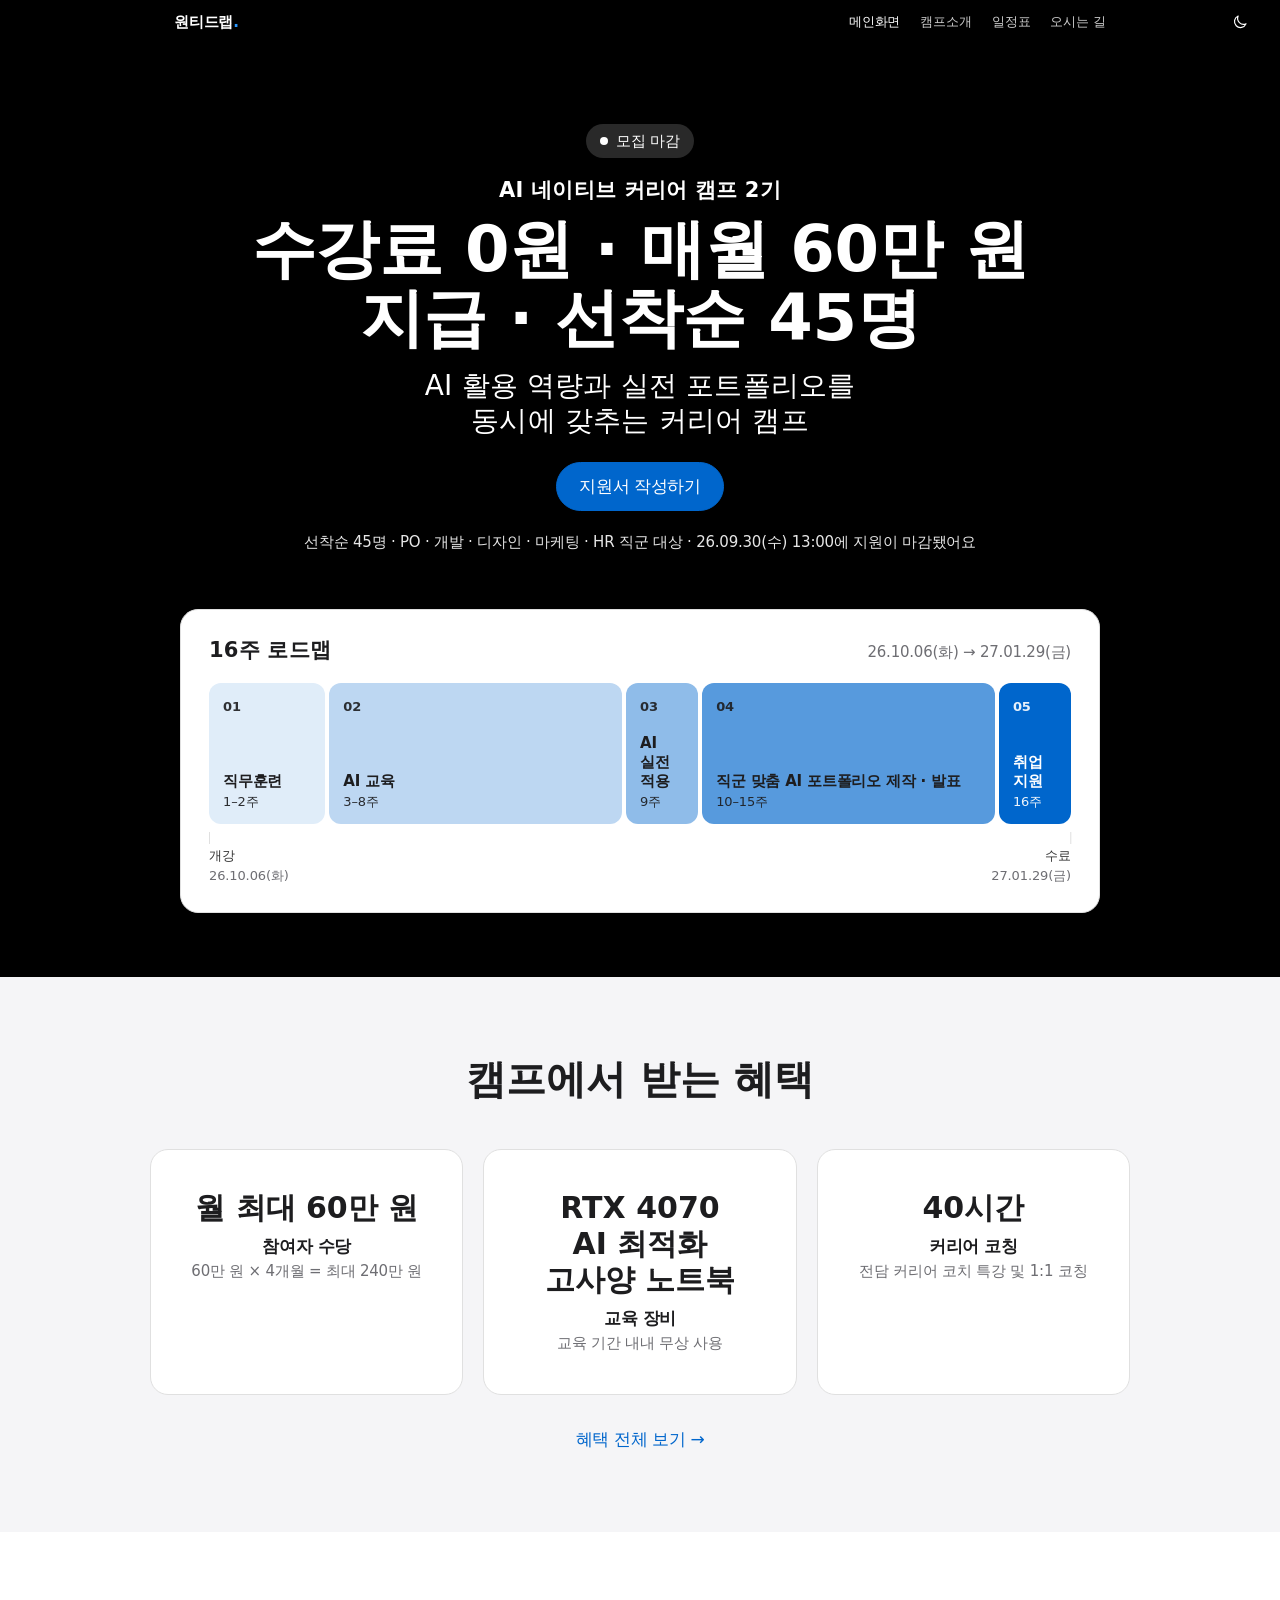
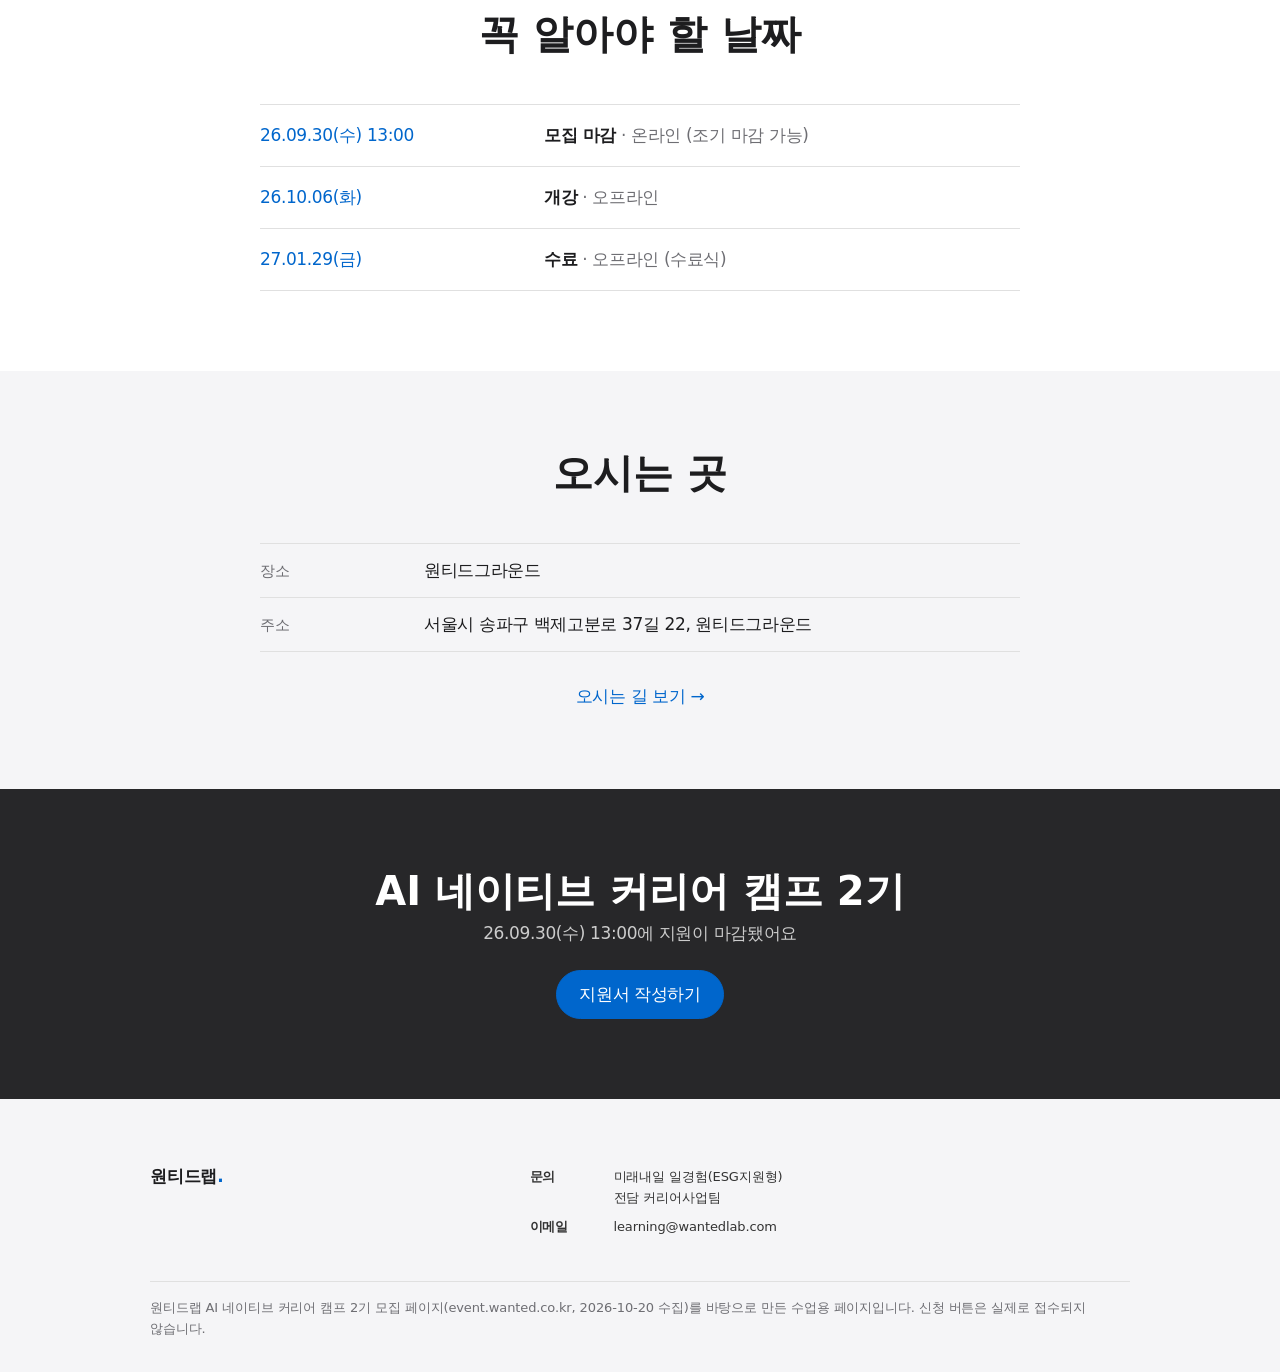
<file: index.html>
<!DOCTYPE html>
<html lang="ko">
<head>
  <meta charset="UTF-8">
  <meta name="viewport" content="width=device-width, initial-scale=1.0">
  <title>AI 네이티브 커리어 캠프 2기</title>
  <meta name="description" content="">
  <script src="js/theme.js"></script>
  <link rel="stylesheet" href="css/style.css">
  <link rel="stylesheet" href="css/chrome.css">
</head>
<body data-page="home">
  <a class="skip" href="#main">본문 바로가기</a>
  <header class="header" id="header"></header>
  <main id="main"></main>
  <footer class="footer" id="footer"></footer>
  <script src="content/data.js"></script>
  <script src="js/chrome.js"></script>
  <script src="js/render.js"></script>
  <script src="js/main.js"></script>
</body>
</html>
</file>
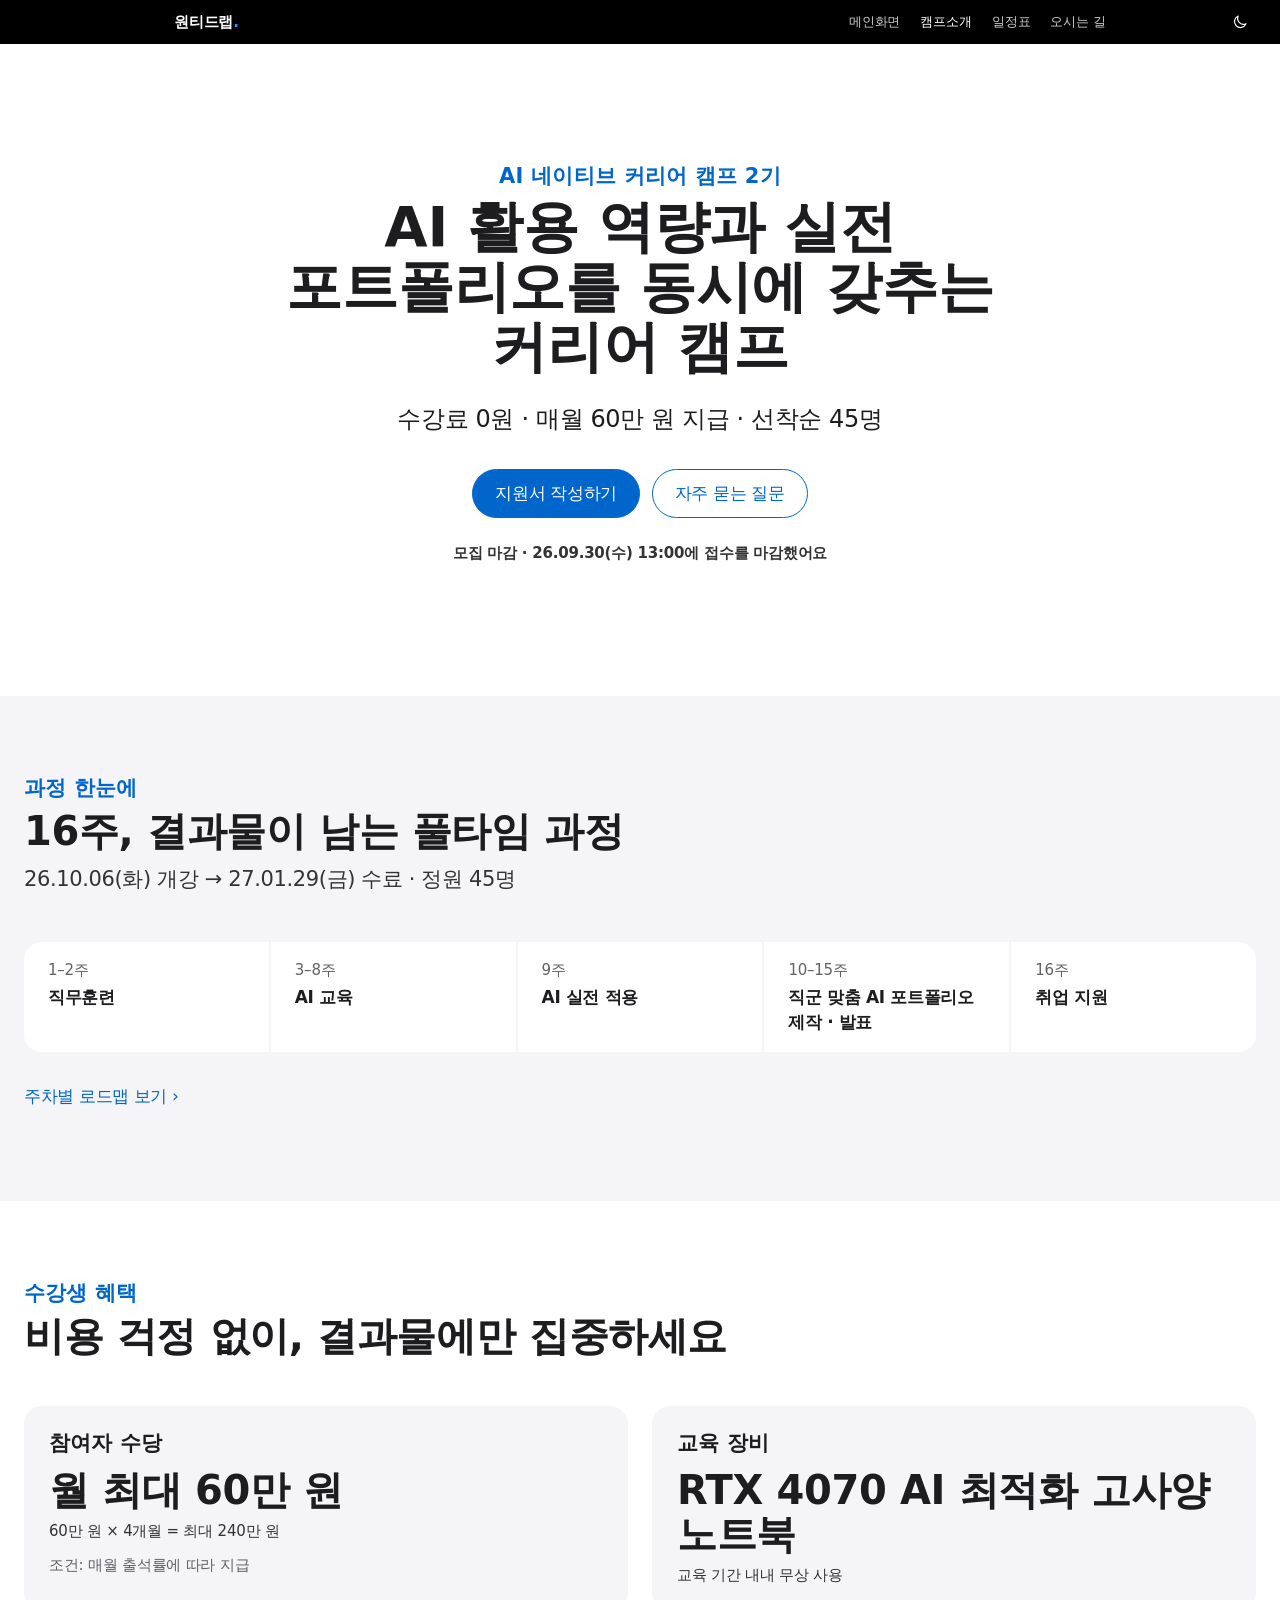
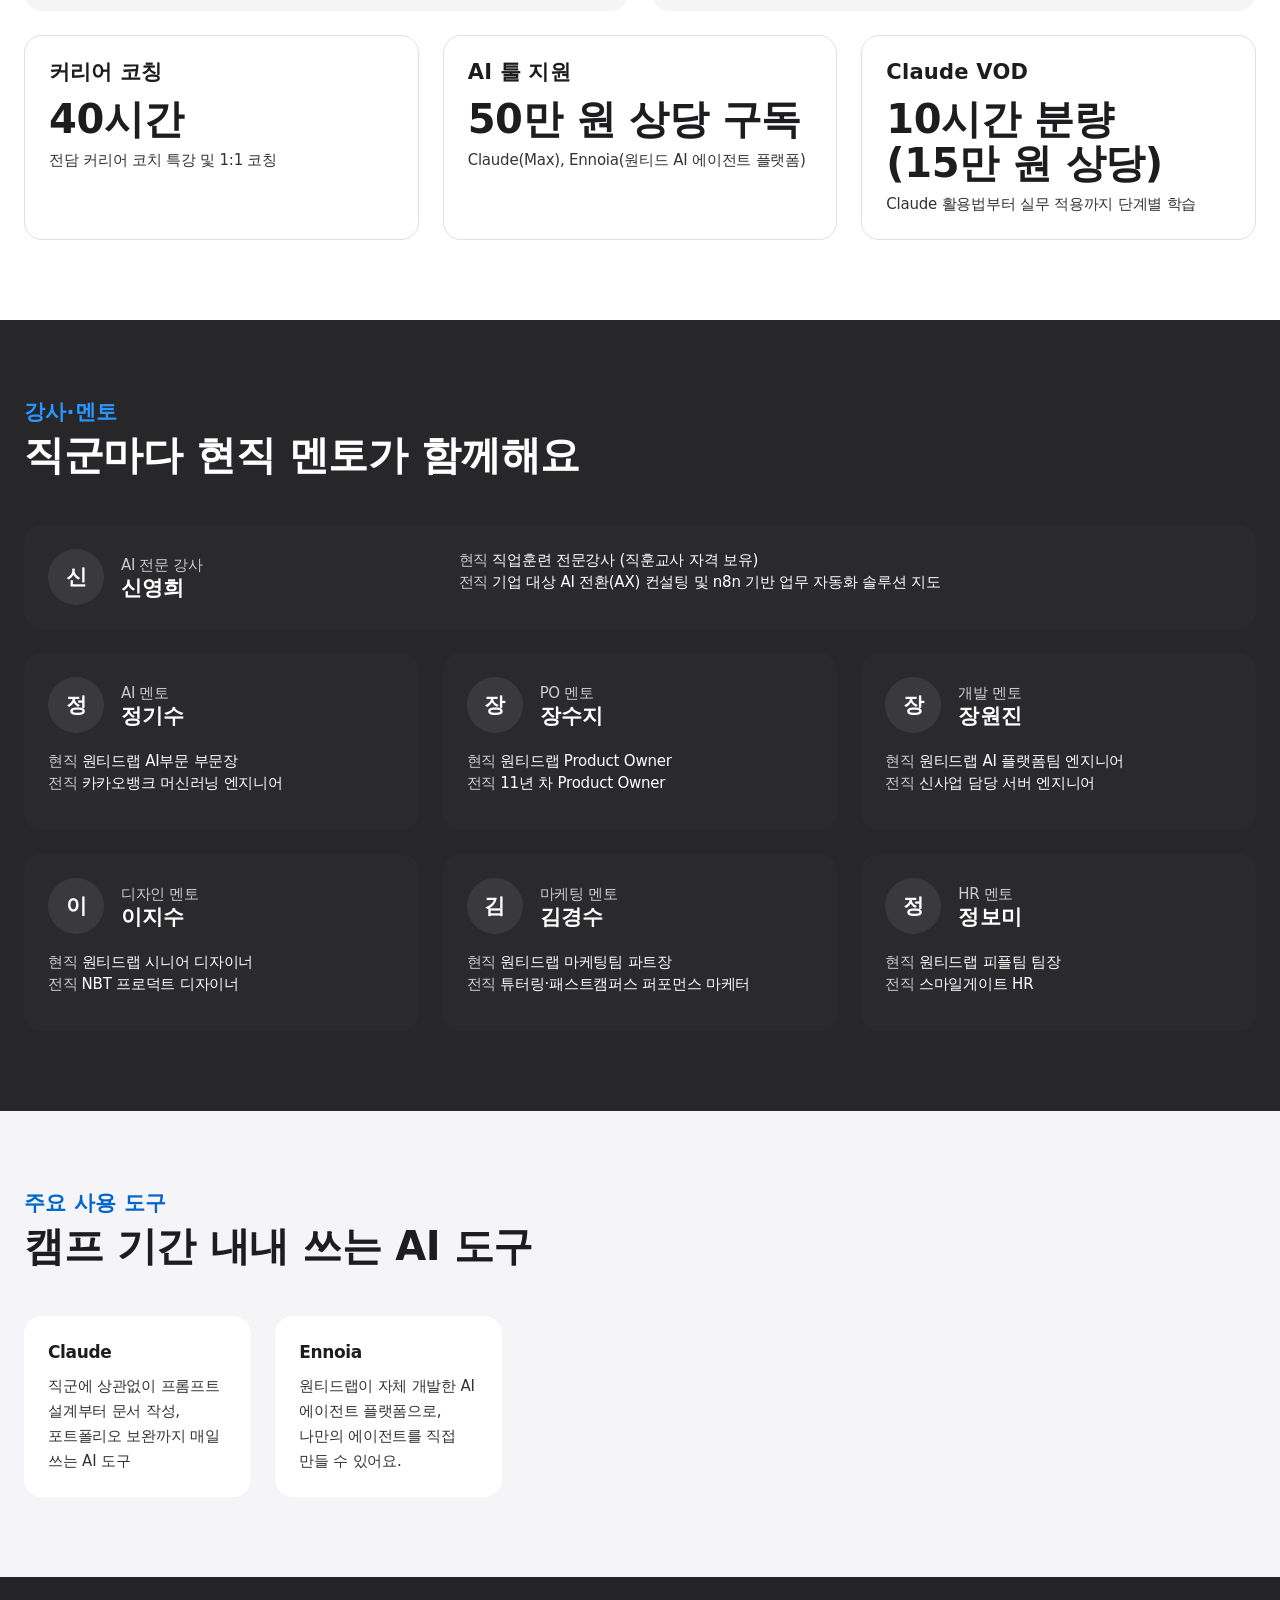
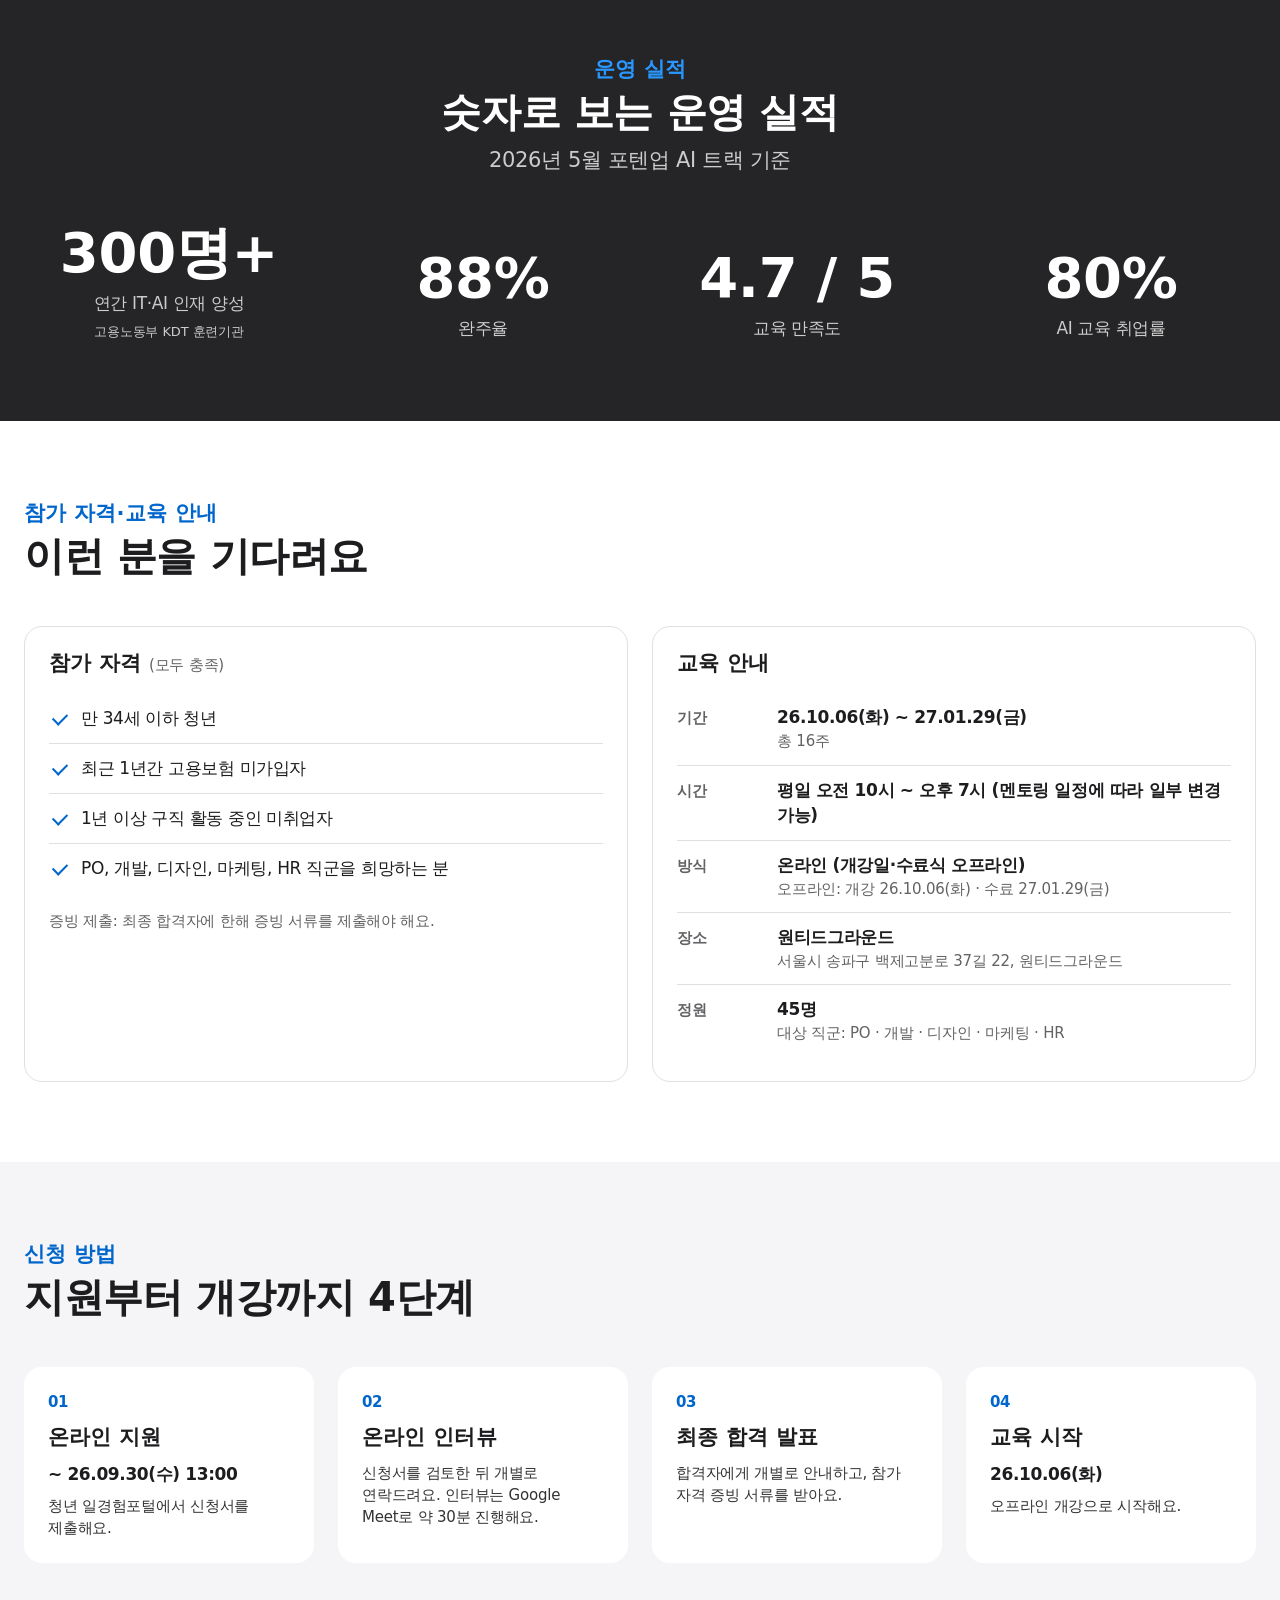
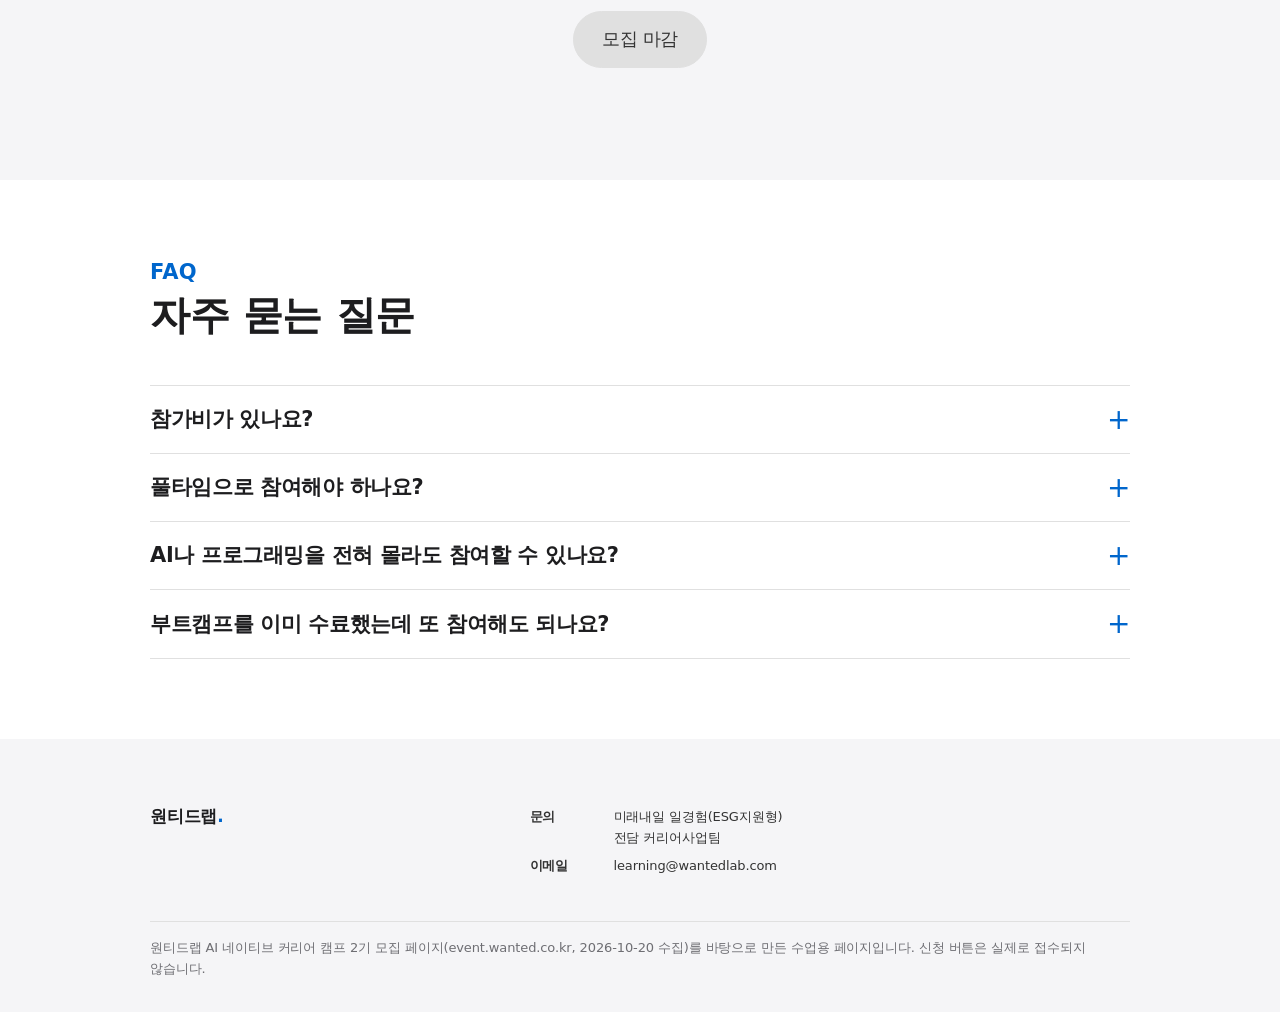
<file: about/index.html>
<!doctype html>
<html lang="ko">
<head>
  <meta charset="utf-8">
  <meta name="viewport" content="width=device-width, initial-scale=1">
  <title>캠프소개 | AI 네이티브 커리어 캠프 2기</title>
  <meta name="description" content="AI 네이티브 커리어 캠프 2기 소개: 과정, 혜택, 강사·멘토, 참가 자격, 신청 방법, FAQ">
  <script src="../js/theme.js"></script>
  <link rel="stylesheet" href="../css/chrome.css">
  <link rel="stylesheet" href="css/about.css">
  <!-- 화면 값의 원천: docs/company.md → content/data.js -->
  <script src="../content/data.js" defer></script>
  <script src="../js/chrome.js" defer></script>
  <script src="js/about.js" defer></script>
</head>
<body data-page="about" data-root="../">
  <a class="skip" href="#main">본문으로 건너뛰기</a>

  <header id="header"></header>

  <main id="main">
    <!-- 3. 캠프 개요: 캠프 정의 -->
    <section class="tile tile--light tile--center" id="camp" aria-labelledby="camp-heading">
      <div class="container">
        <p class="eyebrow" data-bind="camp-title"></p>
        <h1 id="camp-heading" data-bind="definition"></h1>
        <p class="lead-airy" data-bind="tagline"></p>
        <div class="actions actions--center">
          <a class="btn" href="#apply" data-bind="apply-label"></a>
          <a class="btn btn--ghost" href="#faq">자주 묻는 질문</a>
        </div>
        <p class="status" id="recruit-status" role="status"></p>
      </div>
    </section>

    <!-- 과정 한눈에 -->
    <section class="tile tile--parchment" id="overview" aria-labelledby="overview-heading">
      <div class="container container--wide">
        <header class="section-head">
          <p class="eyebrow">과정 한눈에</p>
          <h2 id="overview-heading"><span data-bind="total-weeks"></span>, 결과물이 남는 풀타임 과정</h2>
          <p class="section-lead" data-bind="period"></p>
        </header>
        <ol class="phase-strip" id="phase-list" aria-label="단계별 로드맵 요약"></ol>
        <p class="more"><a href="../dayoff/index.html">주차별 로드맵 보기 ›</a></p>
      </div>
    </section>

    <!-- 7. 혜택 -->
    <section class="tile tile--light" id="benefits" aria-labelledby="benefits-heading">
      <div class="container container--wide">
        <header class="section-head">
          <p class="eyebrow">수강생 혜택</p>
          <h2 id="benefits-heading">비용 걱정 없이, 결과물에만 집중하세요</h2>
        </header>
        <div class="grid grid--benefits" id="benefit-list"></div>
      </div>
    </section>

    <!-- 8. 강사·멘토 -->
    <section class="tile tile--dark" id="people" aria-labelledby="people-heading">
      <div class="container container--wide">
        <header class="section-head">
          <p class="eyebrow">강사·멘토</p>
          <h2 id="people-heading">직군마다 현직 멘토가 함께해요</h2>
        </header>
        <div class="grid grid--3" id="people-list"></div>
      </div>
    </section>

    <!-- (선택) 사용 도구 -->
    <section class="tile tile--parchment" id="tools" aria-labelledby="tools-heading">
      <div class="container container--wide">
        <header class="section-head">
          <p class="eyebrow">주요 사용 도구</p>
          <h2 id="tools-heading">캠프 기간 내내 쓰는 AI 도구</h2>
        </header>
        <ul class="tool-list" id="tool-list"></ul>
      </div>
    </section>

    <!-- (선택) 운영 실적 -->
    <section class="tile tile--dark tile--dark-3" id="stats" aria-labelledby="stats-heading">
      <div class="container container--wide">
        <header class="section-head section-head--center">
          <p class="eyebrow">운영 실적</p>
          <h2 id="stats-heading">숫자로 보는 운영 실적</h2>
          <p class="section-lead" data-bind="stats-asof"></p>
        </header>
        <dl class="stats" id="stat-list"></dl>
      </div>
    </section>

    <!-- 9. 참가 자격·교육 안내 -->
    <section class="tile tile--light" id="eligibility" aria-labelledby="eligibility-heading">
      <div class="container container--wide">
        <header class="section-head">
          <p class="eyebrow">참가 자격·교육 안내</p>
          <h2 id="eligibility-heading">이런 분을 기다려요</h2>
        </header>
        <div class="split">
          <article class="card card--line">
            <h3>참가 자격 <span class="caption">(모두 충족)</span></h3>
            <ul class="checklist" id="condition-list"></ul>
            <p class="caption" data-bind="proof"></p>
          </article>
          <article class="card card--line">
            <h3>교육 안내</h3>
            <dl class="info" id="info-list"></dl>
          </article>
        </div>
      </div>
    </section>

    <!-- 10. 신청 방법 -->
    <section class="tile tile--parchment" id="apply" aria-labelledby="apply-heading">
      <div class="container container--wide">
        <header class="section-head">
          <p class="eyebrow">신청 방법</p>
          <h2 id="apply-heading">지원부터 개강까지 4단계</h2>
        </header>
        <ol class="steps" id="step-list"></ol>
        <div class="actions actions--center">
          <a class="btn btn--large" href="#" id="apply-btn" data-bind="apply-label"></a>
        </div>
        <p class="note" id="apply-note" role="status" aria-live="polite"></p>
      </div>
    </section>

    <!-- 11. FAQ -->
    <section class="tile tile--light" id="faq" aria-labelledby="faq-heading">
      <div class="container">
        <header class="section-head">
          <p class="eyebrow">FAQ</p>
          <h2 id="faq-heading">자주 묻는 질문</h2>
        </header>
        <div class="faq" id="faq-list"></div>
      </div>
    </section>
  </main>

  <footer id="footer"></footer>

  <noscript><p class="noscript">이 페이지는 JavaScript로 내용을 불러옵니다. 브라우저에서 JavaScript를 켜 주세요.</p></noscript>
</body>
</html>
</file>
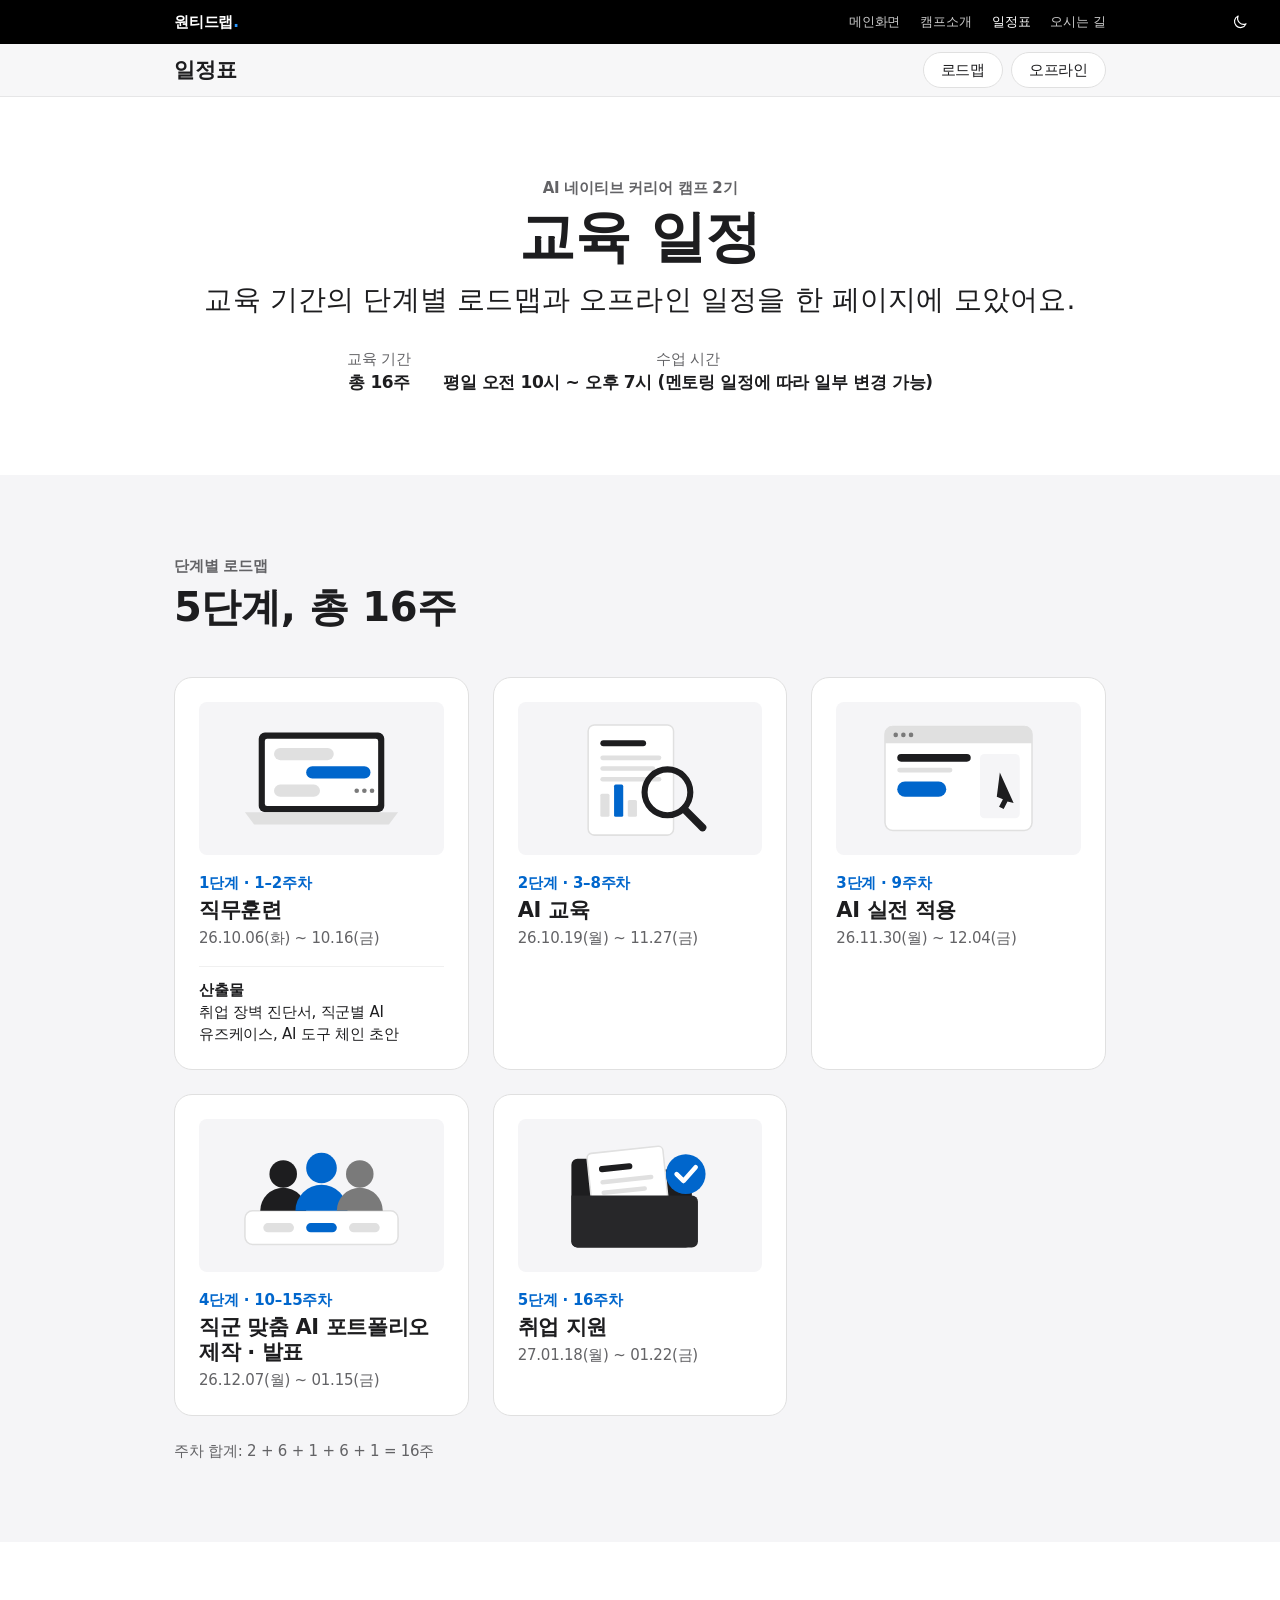
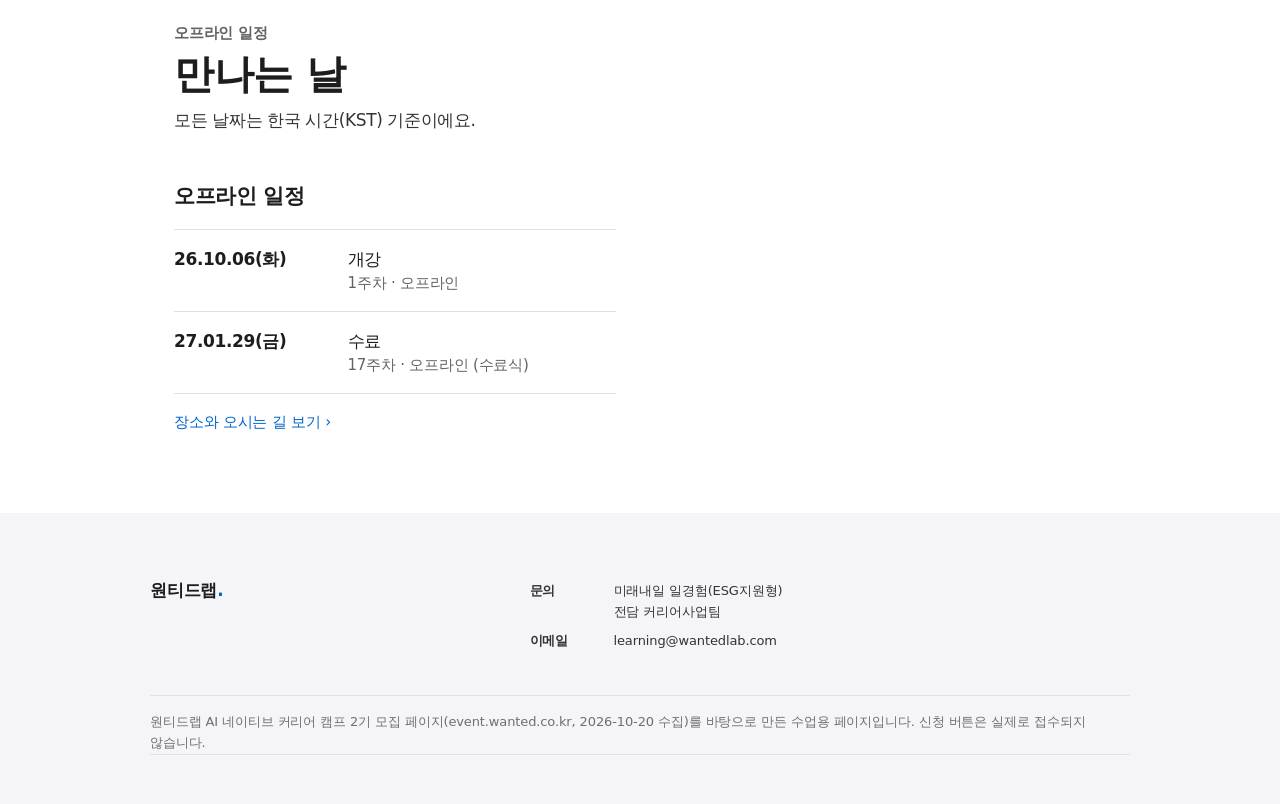
<file: dayoff/index.html>
<!doctype html>
<html lang="ko">
<head>
  <meta charset="utf-8">
  <meta name="viewport" content="width=device-width, initial-scale=1">
  <title>일정표</title>
  <meta name="description" content="커리어 캠프 교육 기간의 단계별 로드맵과 오프라인 일정 안내">
  <script src="../js/theme.js"></script>
  <link rel="stylesheet" href="../css/chrome.css">
  <link rel="stylesheet" href="css/dayoff.css">
  <script src="../content/data.js" defer></script>
  <script src="../js/chrome.js" defer></script>
  <script src="js/dayoff.js" defer></script>
</head>
<body data-page="dayoff" data-root="../">

  <header id="header"></header>

  <div class="sub-nav">
    <div class="container">
      <span class="sub-nav__title">일정표</span>
      <nav class="sub-nav__links" aria-label="이 페이지 안 이동">
        <a href="#roadmap">로드맵</a>
        <a href="#offline" data-spy="#offline-col">오프라인</a>
      </nav>
    </div>
  </div>

  <main>

    <!-- 히어로 -->
    <section class="tile hero" aria-labelledby="hero-title">
      <div class="container">
        <p class="tile__eyebrow" data-text="campTitle"></p>
        <h1 class="hero__title" id="hero-title">교육 일정</h1>
        <p class="hero__lead">교육 기간의 단계별 로드맵과 오프라인 일정을 한 페이지에 모았어요.</p>
        <dl class="hero__facts" id="hero-facts"></dl>
      </div>
    </section>

    <!-- 1. 단계별 로드맵 (company.md 6) -->
    <section class="tile tile--parchment" id="roadmap" aria-labelledby="roadmap-title">
      <div class="container">
        <div class="tile__head">
          <p class="tile__eyebrow">단계별 로드맵</p>
          <h2 class="tile__title" id="roadmap-title"></h2>
        </div>
        <ol class="roadmap" id="roadmap-list"></ol>
        <p class="sum-check" id="roadmap-sum"></p>
      </div>
    </section>

    <!-- 2. 오프라인 일정 (company.md 5) -->
    <section class="tile" id="offline" aria-labelledby="offline-title">
      <div class="container">
        <div class="tile__head">
          <p class="tile__eyebrow">오프라인 일정</p>
          <h2 class="tile__title" id="offline-title">만나는 날</h2>
          <p class="tile__lead">모든 날짜는 한국 시간(KST) 기준이에요.</p>
        </div>
        <div class="split">
          <div id="offline-col">
            <h3 class="split__title">오프라인 일정</h3>
            <ul class="rows" id="offline-list"></ul>
            <p class="split__more"><a href="../location/index.html">장소와 오시는 길 보기 ›</a></p>
          </div>
        </div>
      </div>
    </section>

  </main>

  <footer id="footer"></footer>

</body>
</html>
</file>
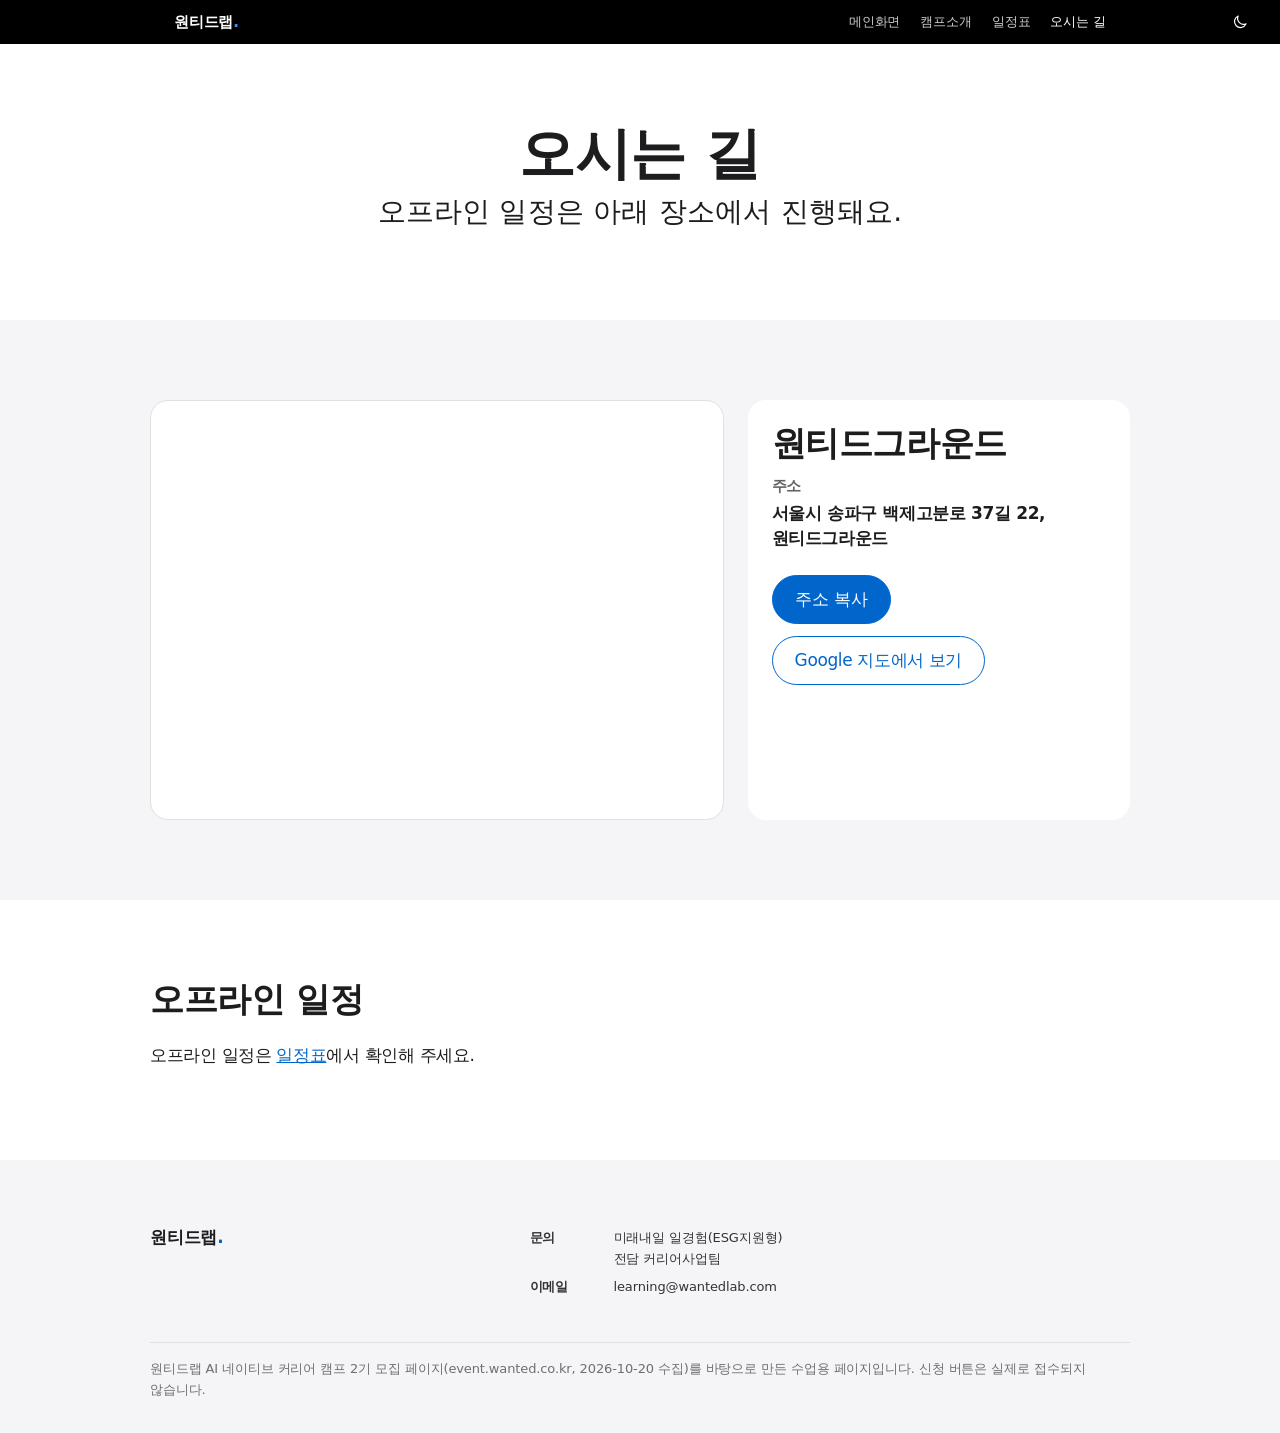
<file: location/index.html>
<!doctype html>
<html lang="ko">
<head>
  <meta charset="utf-8">
  <meta name="viewport" content="width=device-width, initial-scale=1">
  <title>오시는 길</title>
  <meta name="description" content="커리어 캠프 오프라인 장소 안내: 주소, 지도">
  <script src="../js/theme.js"></script>
  <link rel="stylesheet" href="../css/chrome.css">
  <link rel="stylesheet" href="css/location.css">
  <script src="../content/data.js" defer></script>
  <script src="../js/chrome.js" defer></script>
  <script src="js/location.js" defer></script>
</head>
<body data-page="location" data-root="../">
  <header id="header"></header>

  <main>
    <section class="tile tile--light tile--center">
      <h1>오시는 길</h1>
      <p class="lead">오프라인 일정은 아래 장소에서 진행돼요.</p>
    </section>

    <section class="tile tile--parchment" id="map">
      <div class="container map-grid">
        <!-- shortcut: 주소 검색형 embed, 공식 "지도 퍼가기" 코드를 받으면 src를 교체 -->
        <iframe class="map" title="원티드그라운드 위치 지도"
          src="https://maps.google.com/maps?q=%EC%84%9C%EC%9A%B8%20%EC%86%A1%ED%8C%8C%EA%B5%AC%20%EB%B0%B1%EC%A0%9C%EA%B3%A0%EB%B6%84%EB%A1%9C37%EA%B8%B8%2022&output=embed"
          allowfullscreen loading="lazy" referrerpolicy="strict-origin-when-cross-origin"></iframe>

        <div class="card">
          <h2>원티드그라운드</h2>
          <dl>
            <dt>주소</dt>
            <dd id="address">서울시 송파구 백제고분로 37길 22, 원티드그라운드</dd>
          </dl>
          <div class="actions">
            <button class="btn" type="button" id="copy-address">주소 복사</button>
            <a class="btn btn--ghost" href="https://maps.google.com/maps?q=%EC%84%9C%EC%9A%B8%20%EC%86%A1%ED%8C%8C%EA%B5%AC%20%EB%B0%B1%EC%A0%9C%EA%B3%A0%EB%B6%84%EB%A1%9C37%EA%B8%B8%2022" target="_blank" rel="noopener">Google 지도에서 보기</a>
          </div>
          <p class="note" id="copy-msg" role="status" aria-live="polite"></p>
        </div>
      </div>
    </section>

    <section class="tile tile--light">
      <div class="container">
        <h2 class="section-title">오프라인 일정</h2>
        <p>오프라인 일정은 <a href="../dayoff/index.html">일정표</a>에서 확인해 주세요.</p>
      </div>
    </section>
  </main>
  <footer id="footer"></footer>
</body>
</html>
</file>
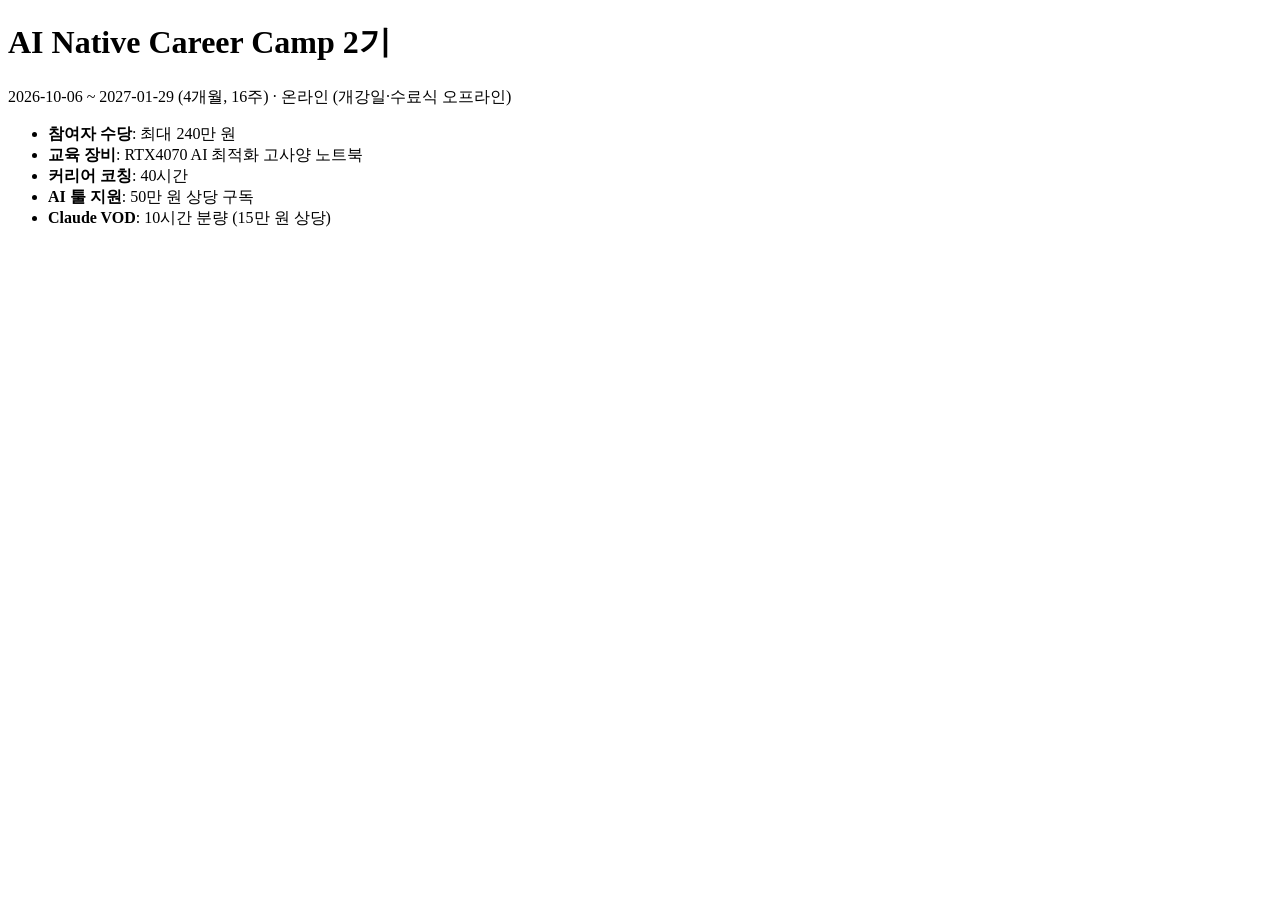
<file: docs/careercamp-example.html>
<!doctype html>
<html lang="ko">
<head>
<meta charset="utf-8">
<title>커리어 캠프 데이터 불러오기 예시</title>
</head>
<body>
  <h1 id="name"></h1>
  <p id="period"></p>
  <ul id="benefits"></ul>

  <script>
    // careercamp.json을 같은 폴더에 두고, 로컬 서버(예: npx serve)로 열어야 fetch가 동작해요.
    fetch('careercamp.json')
      .then(r => r.json())
      .then(d => {
        document.getElementById('name').textContent = d.summary.name;
        document.getElementById('period').textContent = d.program.period + ' · ' + d.program.location;
        document.getElementById('benefits').innerHTML =
          d.benefits.map(b => `<li><b>${b.title}</b>: ${b.highlight}</li>`).join('');
      });
  </script>
</body>
</html>
</file>
<file: css/style.css>
/* DESIGN-apple.md 기준. 값은 design/tokens.json과 같게 유지한다.
   흰색·파치먼트·니어블랙 타일이 번갈아 나오고, 포인트 컬러는 Action Blue 하나.
   라이트/다크는 의미 변수(--bg, --ink …)만 바꿔서 전환한다. */
:root {
  --bg: #ffffff;
  --bg-alt: #f5f5f7;
  --surface: #ffffff;
  --surface-alt: #fafafc;
  --ink: #1d1d1f;
  --ink-2: #333333;
  --muted: #6e6e73;
  --hairline: #e0e0e0;
  --link: #0066cc;
  --btn: #0066cc;
  --btn-hover: #0071e3;
  --focus: #0071e3;
  --tile: #272729;
  --tile-card: #2a2a2c;
  --on-tile: #ffffff;
  --on-tile-muted: #cccccc;
  --link-on-tile: #2997ff;
  --chip: rgba(210, 210, 215, 0.64);
  --input-border: rgba(0, 0, 0, 0.08);
  --nav: #000000;
  --nav-text: #cccccc;
  --product-shadow: rgba(0, 0, 0, 0.22) 3px 5px 30px 0;

  --r-sm: 8px;
  --r-lg: 18px;
  --r-pill: 9999px;
  --s-section: 80px;

  /* 타입 스케일 (계층: display > title > lead > subtitle > body > caption > fine) */
  --fs-display: clamp(34px, 5.4vw, 64px);
  --fs-title: clamp(28px, 3.6vw, 40px);
  --fs-lead: clamp(19px, 2.2vw, 28px);
  --fs-subtitle: 21px;
  --fs-body: 17px;
  --fs-caption: 15px;
  --fs-fine: 13px;

  --font-display: "SF Pro Display", system-ui, -apple-system, BlinkMacSystemFont, "Pretendard", "Apple SD Gothic Neo", "Malgun Gothic", "Inter", sans-serif;
  --font-text: "SF Pro Text", system-ui, -apple-system, BlinkMacSystemFont, "Pretendard", "Apple SD Gothic Neo", "Malgun Gothic", "Inter", sans-serif;
  --max: 980px;
  --max-wide: 1240px;
  color-scheme: light;
}

:root[data-theme="dark"] {
  --bg: #000000;
  --bg-alt: #161617;
  --surface: #1d1d1f;
  --surface-alt: #232325;
  --ink: #f5f5f7;
  --ink-2: #d2d2d7;
  --muted: #98989d;
  --hairline: #38383a;
  --link: #2997ff;
  --tile: #272729;
  --tile-card: #323234;
  --chip: rgba(70, 70, 74, 0.64);
  --input-border: rgba(255, 255, 255, 0.18);
  --product-shadow: rgba(0, 0, 0, 0.6) 3px 5px 30px 0;
  color-scheme: dark;
}

* { box-sizing: border-box; margin: 0; padding: 0; }
html { scroll-behavior: smooth; scroll-padding-top: 60px; overflow-y: scroll; }
body { font-family: var(--font-text); font-size: 17px; line-height: 1.47; letter-spacing: -0.374px; color: var(--ink); background: var(--bg); word-break: keep-all; -webkit-font-smoothing: antialiased; transition: background-color .25s, color .25s; }
a { color: var(--link); text-decoration: none; }
a:hover { text-decoration: underline; }
ul, ol { list-style: none; }
img { max-width: 100%; display: block; }
.container { width: min(var(--max), 100% - 48px); margin-inline: auto; }
.muted { color: var(--muted); }
:focus-visible { outline: 2px solid var(--focus); outline-offset: 2px; }

.skip { position: absolute; left: -999px; top: 8px; background: var(--ink); color: var(--bg); padding: 8px 16px; z-index: 30; border-radius: var(--r-sm); }
.skip:focus { left: 8px; }

/* Global nav — 모든 페이지에서 같은 44px 블랙 바 */
.header { position: sticky; top: 0; z-index: 20; height: 44px; background: var(--nav); color: #fff; }
:root[data-theme="dark"] .header { border-bottom: 1px solid #2a2a2c; }
.header__inner { display: flex; align-items: center; gap: 24px; height: 44px; width: min(var(--max) - 48px, 100% - 48px); margin-inline: auto; }
.logo { font-family: var(--font-display); font-weight: 600; font-size: 15px; letter-spacing: -0.2px; color: inherit; white-space: nowrap; }
.logo:hover { text-decoration: none; }
.logo span { color: var(--link-on-tile); }
.nav { display: flex; gap: 20px; margin-left: auto; font-size: 13px; letter-spacing: -0.12px; }
.nav a { color: var(--nav-text); line-height: 44px; white-space: nowrap; }
.nav a:hover { color: #fff; text-decoration: none; }
.nav a[aria-current="page"] { color: #fff; }
.header__tools { display: flex; align-items: center; gap: 4px; }
/* 넓은 화면에선 테마 버튼을 980px 영역 밖으로 빼서 메뉴 위치를 다른 페이지와 맞춘다 */
@media (min-width: 1100px) { .header__tools { position: absolute; top: 6px; right: 24px; } }
.icon-btn { display: grid; place-items: center; width: 32px; height: 32px; border: 0; border-radius: 50%; background: transparent; color: #fff; cursor: pointer; transition: background .15s, transform .12s; }
.icon-btn:hover { background: rgba(255, 255, 255, 0.14); }
.icon-btn:active { transform: scale(0.95); }
.icon-btn svg { width: 18px; height: 18px; fill: none; stroke: currentColor; stroke-width: 1.6; stroke-linecap: round; stroke-linejoin: round; }
.icon-btn .i-sun { display: none; }
:root[data-theme="dark"] .icon-btn .i-sun { display: block; }
:root[data-theme="dark"] .icon-btn .i-moon { display: none; }
.menu-btn { display: none; flex-direction: column; justify-content: center; align-items: center; gap: 5px; }
.menu-btn span { display: block; width: 16px; height: 1px; background: currentColor; }

/* Hero / page head */
.hero { position: relative; isolation: isolate; overflow: hidden; padding: var(--s-section) 0 64px; text-align: center; background: #000; color: #fff; }
.hero > .container { position: relative; z-index: 1; }

/* 히어로 배경 영상 */
.hero__bg { position: absolute; inset: 0; z-index: 0; overflow: hidden; pointer-events: none; background: #000; }
.hero__video { position: absolute; inset: 0; width: 100%; height: 100%; object-fit: cover; }
.hero__bg::after { content: ""; position: absolute; inset: 0; background: rgba(0, 0, 0, 0.4); } /* 글자 대비 확보 */

/* 히어로 안 글자·버튼은 어두운 배경 기준 */
.hero .chip { background: rgba(255, 255, 255, 0.16); color: #fff; backdrop-filter: blur(12px); }
.hero .chip::before { background: #fff; }
.hero .lead, .hero .eyebrow, .hero h1 { color: #fff; }
.hero .hero__meta { color: rgba(255, 255, 255, 0.9); }
.hero h1, .hero .lead, .hero .eyebrow, .hero .hero__meta { text-shadow: 0 1px 24px rgba(0, 0, 0, 0.35); }
.hero .btn--ghost { color: #fff; border-color: rgba(255, 255, 255, 0.7); }
.hero .btn--ghost:hover { color: #fff; border-color: #fff; background: rgba(255, 255, 255, 0.12); }
.chip { display: inline-flex; align-items: center; gap: 8px; padding: 6px 14px; margin-bottom: 20px; border-radius: var(--r-pill); background: var(--bg-alt); color: var(--ink-2); font-size: 15px; letter-spacing: -0.224px; }
.chip::before { content: ""; width: 8px; height: 8px; border-radius: 50%; background: var(--btn); }
.eyebrow { font-family: var(--font-display); font-size: 21px; font-weight: 600; letter-spacing: 0.231px; line-height: 1.19; margin-bottom: 12px; }
h1 { font-family: var(--font-display); font-size: var(--fs-display); font-weight: 600; line-height: 1.07; letter-spacing: -0.28px; margin-bottom: 16px; text-wrap: balance; }
.lead { font-family: var(--font-display); font-size: var(--fs-lead); font-weight: 400; line-height: 1.25; letter-spacing: 0.196px; max-width: 700px; margin: 0 auto 24px; text-wrap: balance; }
.section .lead, #define .muted { text-align: center; }
.hero__actions { display: flex; gap: 12px; justify-content: center; flex-wrap: wrap; margin-top: 8px; }
.hero__meta { font-size: 15px; letter-spacing: -0.224px; color: var(--muted); margin-top: 20px; }

/* Journey — 16주 로드맵 비주얼 (제품 렌더 자리, 그림자는 여기와 약도에만) */
.journey { max-width: 920px; margin: 56px auto 0; padding: 28px; text-align: left; background: var(--surface); border: 1px solid var(--hairline); border-radius: var(--r-lg); box-shadow: var(--product-shadow); }
.journey__head { display: flex; justify-content: space-between; align-items: baseline; gap: 16px; flex-wrap: wrap; margin-bottom: 20px; }
.journey { color: var(--ink); } /* 히어로의 흰 글자색을 물려받지 않게 카드 기준으로 고정 */
.journey__title { color: var(--ink); font-family: var(--font-display); font-size: 21px; font-weight: 600; letter-spacing: 0.231px; }
.journey__range { font-size: 15px; letter-spacing: -0.224px; color: var(--muted); font-variant-numeric: tabular-nums; }
.track { display: flex; gap: 4px; }
.seg { display: flex; flex-direction: column; justify-content: space-between; gap: 18px; min-height: 112px; padding: 14px 14px 12px; border-radius: 12px; color: var(--ink); }
.seg:nth-child(1) { background: color-mix(in srgb, var(--btn) 12%, var(--surface)); }
.seg:nth-child(2) { background: color-mix(in srgb, var(--btn) 26%, var(--surface)); }
.seg:nth-child(3) { background: color-mix(in srgb, var(--btn) 44%, var(--surface)); }
.seg:nth-child(4) { background: color-mix(in srgb, var(--btn) 66%, var(--surface)); }
.seg:nth-child(5) { background: var(--btn); color: #fff; }
.seg__no { font-size: 13px; font-weight: 600; letter-spacing: -0.12px; opacity: .9; font-variant-numeric: tabular-nums; }
.seg b { display: block; font-size: 15px; font-weight: 600; line-height: 1.25; letter-spacing: -0.224px; }
.seg small { display: block; margin-top: 2px; font-size: 13px; letter-spacing: -0.12px; opacity: .92; }
.marks { position: relative; height: 52px; margin-top: 8px; }
.mark { position: absolute; top: 0; transform: translateX(-50%); display: flex; flex-direction: column; align-items: center; gap: 4px; font-size: 13px; letter-spacing: -0.12px; line-height: 1.3; white-space: nowrap; text-align: center; color: var(--ink-2); }
.mark::before { content: ""; width: 1px; height: 12px; background: var(--hairline); }
.mark time { color: var(--muted); font-variant-numeric: tabular-nums; }
.mark--start { transform: none; align-items: flex-start; text-align: left; }
.mark--end { transform: translateX(-100%); align-items: flex-end; text-align: right; }

/* Buttons — 블루 pill */
.btn { display: inline-flex; align-items: center; justify-content: center; min-height: 44px; padding: 11px 22px; background: var(--btn); color: #fff; font: inherit; font-size: 17px; letter-spacing: -0.374px; border-radius: var(--r-pill); border: 1px solid var(--btn); cursor: pointer; transition: transform .12s, background-color .15s; }
.btn:hover { text-decoration: none; background: var(--btn-hover); border-color: var(--btn-hover); }
.btn:active { transform: scale(0.95); }
.btn--ghost { background: transparent; color: var(--link); border-color: var(--link); }
.btn--ghost:hover { background: transparent; color: var(--link); border-color: var(--btn-hover); }

/* Section — 색 변화가 곧 구분선 */
.section { padding: var(--s-section) 0; background: var(--bg); }
main > section:nth-child(even) { background: var(--bg-alt); }
main > section.section--dark, main > section.cta { background: var(--tile); color: var(--on-tile); }
.section--dark .muted, .cta .muted { color: var(--on-tile-muted); }
.section--dark a { color: var(--link-on-tile); }
.section__head { margin-bottom: 48px; text-align: center; }
.section__title { font-family: var(--font-display); font-size: var(--fs-title); font-weight: 600; line-height: 1.1; letter-spacing: 0; }
.statement { font-family: var(--font-display); font-size: clamp(21px, 2.6vw, 28px); font-weight: 400; line-height: 1.3; letter-spacing: 0.196px; max-width: 720px; margin: 0 auto 40px; text-align: center; text-wrap: balance; }
.more { margin-top: 32px; text-align: center; }
h3 { font-family: var(--font-display); font-size: 21px; font-weight: 600; line-height: 1.19; letter-spacing: 0.231px; }

/* Perks — 혜택 3타일 */
.perks { display: grid; grid-template-columns: repeat(3, minmax(0, 1fr)); gap: 20px; }
.perk { padding: 40px 24px; text-align: center; background: var(--surface); border: 1px solid var(--hairline); border-radius: var(--r-lg); }
.perk strong { display: block; font-family: var(--font-display); font-size: clamp(22px, 2.6vw, 30px); font-weight: 600; line-height: 1.2; letter-spacing: 0; margin-bottom: 10px; text-wrap: balance; overflow-wrap: break-word; }
.perk h3 { font-size: 17px; letter-spacing: -0.374px; margin-bottom: 4px; }
.perk p { font-size: 15px; letter-spacing: -0.224px; line-height: 1.5; color: var(--muted); }

/* Cards — 18px 둥근 모서리 + 1px 헤어라인 */
.grid { display: grid; gap: 20px; }
.grid--4 { grid-template-columns: repeat(4, 1fr); }
.cell, .persona { background: var(--surface); border: 1px solid var(--hairline); border-radius: var(--r-lg); padding: 24px; }
.section--dark .cell { background: var(--tile-card); border-color: transparent; }
.cell h3 { margin: 8px 0; font-size: 19px; }
.cell p { font-size: 15px; letter-spacing: -0.224px; line-height: 1.5; }
.num { font-size: 15px; font-weight: 600; color: var(--link); letter-spacing: -0.224px; font-variant-numeric: tabular-nums; }
.section--dark .num { color: var(--link-on-tile); }

/* Personas */
.personas { display: grid; grid-template-columns: repeat(2, 1fr); gap: 20px; }
.persona__text { font-family: var(--font-display); font-size: 21px; font-weight: 400; line-height: 1.3; letter-spacing: 0.1px; margin-bottom: 12px; text-wrap: balance; }
.persona__who { font-size: 15px; letter-spacing: -0.224px; color: var(--muted); }

/* Timeline */
.timeline { max-width: 760px; margin-inline: auto; }
.timeline li { display: grid; grid-template-columns: 260px 1fr; gap: 24px; padding: 18px 0; border-bottom: 1px solid var(--hairline); }
.timeline li:first-child { border-top: 1px solid var(--hairline); }
.timeline time { color: var(--link); font-variant-numeric: tabular-nums; }

/* Definition list */
.defs { max-width: 760px; margin-inline: auto; }
.defs div { display: grid; grid-template-columns: 140px 1fr; gap: 24px; padding: 14px 0; border-bottom: 1px solid var(--hairline); }
.defs div:first-child { border-top: 1px solid var(--hairline); }
.defs dt { font-size: 15px; letter-spacing: -0.224px; color: var(--muted); padding-top: 2px; }

/* CTA — 마지막 다크 타일 */
.cta { text-align: center; }
.cta__inner { display: flex; flex-direction: column; align-items: center; gap: 24px; }
.cta__title { font-family: var(--font-display); font-size: var(--fs-title); font-weight: 600; line-height: 1.1; letter-spacing: 0; margin-bottom: 8px; }

/* Footer — 모든 페이지 공통 */
.footer { background: var(--bg-alt); color: var(--ink-2); padding: 64px 0 32px; font-size: 13px; letter-spacing: -0.12px; line-height: 1.6; }
.footer__grid { display: grid; grid-template-columns: 1.2fr 1fr 1fr; gap: 48px; }
.footer .logo { display: inline-block; margin-bottom: 8px; color: var(--ink); font-size: 17px; }
.footer .logo span { color: var(--link); }
.footer .defs { max-width: none; }
.footer .defs div { grid-template-columns: 72px 1fr; gap: 12px; padding: 4px 0; border: 0; }
.footer .defs dt { font-size: 13px; font-weight: 600; letter-spacing: -0.12px; color: var(--ink-2); padding: 0; }
.footer__notice { margin-top: 40px; padding-top: 16px; border-top: 1px solid var(--hairline); color: var(--muted); }

/* 지원서 팝업 */
.modal-open { overflow: hidden; }
.modal { border: 1px solid var(--hairline); border-radius: var(--r-lg); padding: 0; width: min(520px, 100% - 32px); max-height: calc(100vh - 48px); overflow-y: auto; margin: auto; background: var(--surface); color: var(--ink); }
.modal::backdrop { background: rgba(0, 0, 0, 0.48); backdrop-filter: saturate(180%) blur(20px); }
.modal__panel { padding: 40px 32px 32px; display: flex; flex-direction: column; gap: 16px; }
.modal__panel[hidden] { display: none; }
.modal__title { font-family: var(--font-display); font-size: 28px; font-weight: 600; line-height: 1.14; letter-spacing: 0.196px; }
.modal .eyebrow { font-size: 15px; letter-spacing: -0.224px; color: var(--link); margin-bottom: 0; }
.modal__close { position: absolute; top: 12px; right: 12px; width: 44px; height: 44px; border: 0; border-radius: 50%; background: var(--chip); color: var(--ink); font-size: 22px; line-height: 1; cursor: pointer; transition: transform .12s; }
.modal__close:active { transform: scale(0.95); }
.field { display: flex; flex-direction: column; gap: 6px; font-size: 15px; font-weight: 600; letter-spacing: -0.224px; }
.input { width: 100%; min-height: 44px; padding: 11px 20px; font: inherit; font-size: 17px; font-weight: 400; letter-spacing: -0.374px; color: var(--ink); background: var(--surface); border: 1px solid var(--input-border); border-radius: var(--r-pill); appearance: none; }
select.input { background-image: linear-gradient(45deg, transparent 50%, var(--muted) 50%), linear-gradient(135deg, var(--muted) 50%, transparent 50%); background-position: calc(100% - 22px) 50%, calc(100% - 16px) 50%; background-size: 6px 6px; background-repeat: no-repeat; padding-right: 40px; }
.input--area { border-radius: var(--r-lg); resize: vertical; min-height: 112px; line-height: 1.47; }
.input::placeholder { color: var(--muted); }
.input:focus-visible { outline: 2px solid var(--focus); outline-offset: 0; border-color: transparent; }
.input[aria-invalid="true"] { border-color: var(--ink); border-width: 2px; padding: 10px 19px; }
.check-field { display: flex; gap: 12px; align-items: flex-start; font-size: 15px; letter-spacing: -0.224px; color: var(--ink-2); }
.check-field input { width: 20px; height: 20px; margin-top: 1px; flex: none; accent-color: var(--btn); }
.form-note { font-size: 15px; line-height: 1.5; color: var(--ink-2); background: var(--bg-alt); border-radius: var(--r-sm); padding: 10px 14px; }
.form-error { font-size: 15px; letter-spacing: -0.224px; color: var(--ink); background: var(--bg-alt); border-radius: var(--r-sm); padding: 10px 14px; }
.form-error[hidden] { display: none; }
.modal__actions { display: flex; justify-content: flex-end; gap: 12px; margin-top: 8px; }

/* Reveal */
.reveal { opacity: 0; transform: translateY(12px); transition: opacity .5s ease, transform .5s ease; }
.reveal.is-visible { opacity: 1; transform: none; }
@media (prefers-reduced-motion: reduce) {
  .reveal { opacity: 1; transform: none; transition: none; }
  html { scroll-behavior: auto; }
  body, .btn, .icon-btn { transition: none; }
}

/* Tablet landscape ≤ 1023 */
@media (max-width: 1023px) {
  .grid--4 { grid-template-columns: repeat(2, 1fr); }
}

/* Tablet portrait ≤ 833: 메뉴는 햄버거로, 크기와 높이는 그대로 */
@media (max-width: 833px) {
  .menu-btn { display: flex; }
  .nav { position: absolute; top: 44px; left: 0; right: 0; margin: 0; flex-direction: column; gap: 0; background: var(--nav); display: none; padding-bottom: 8px; }
  .nav.is-open { display: flex; }
  .nav a { padding: 0 24px; font-size: 15px; }
  .header__tools { margin-left: auto; }
  .footer__grid, .perks { grid-template-columns: 1fr; }
  .footer__grid { gap: 24px; }
}

/* Phone ≤ 640 */
@media (max-width: 640px) {
  .hero, .section { padding-block: 48px; }
  .hero { padding-bottom: 40px; }
  .section__head { margin-bottom: 32px; }
  .personas, .grid--4 { grid-template-columns: 1fr; }
  .timeline li { grid-template-columns: 1fr; gap: 2px; }
  .defs div { grid-template-columns: 88px 1fr; gap: 16px; }
  .journey { padding: 16px; margin-top: 40px; }
  .track { flex-direction: column; }
  .seg { flex: none !important; flex-direction: row; justify-content: flex-start; align-items: center; min-height: 56px; gap: 16px; }
  .seg > span:first-child { flex: none; }
  .marks { height: auto; display: grid; gap: 6px; margin-top: 16px; }
  .mark, .mark--start, .mark--end { position: static; transform: none; flex-direction: row; gap: 8px; align-items: baseline; text-align: left; }
  .mark::before { display: none; }
  .modal__panel { padding: 32px 20px 24px; }
  .modal__actions .btn { flex: 1; }
}
</file>
<file: css/chrome.css>
/* 모든 페이지 공통: 상단 메뉴·푸터·다크 모드 색.
   js/chrome.js가 그리는 #header, #footer만 건드린다(페이지마다 쓰는 CSS와 섞이지 않도록 id로 한정).
   홈(css/style.css)과 서브 페이지(about, dayoff, location)가 모두 이 파일을 읽는다. */

:root {
  --link-text: #0066cc;
  --ch-nav: #000000;
  --ch-nav-text: #cccccc;
  --ch-footer-bg: #f5f5f7;
  --ch-footer-ink: #333333;
  --ch-muted: #6e6e73;
  --ch-hairline: #e0e0e0;
  --ch-logo-dot: #2997ff;
  --ch-font: "SF Pro Text", system-ui, -apple-system, BlinkMacSystemFont, "Pretendard", "Apple SD Gothic Neo", "Malgun Gothic", "Inter", sans-serif;
  --ch-font-display: "SF Pro Display", system-ui, -apple-system, BlinkMacSystemFont, "Pretendard", "Apple SD Gothic Neo", "Malgun Gothic", "Inter", sans-serif;
}

/* 다크 모드: 서브 페이지가 쓰는 색 변수 이름까지 함께 바꾼다 (:root[...]가 각 페이지의 :root보다 우선) */
:root[data-theme="dark"] {
  color-scheme: dark;
  --ch-footer-bg: #161617;
  --ch-footer-ink: #d2d2d7;
  --ch-muted: #98989d;
  --ch-hairline: #38383a;
  --canvas: #000000;
  --parchment: #161617;
  --pearl: #232325;
  --ink: #f5f5f7;
  --ink-muted-80: #d2d2d7;
  --ink-muted-48: #98989d;
  --ink-muted: #98989d;
  --hairline: #38383a;
  --divider-soft: #2a2a2c;
  --primary: #0068d4;
  --link-text: #2997ff;
}

/* 라이트 모드 보조 글자색: 흰색·파치먼트 위에서 4.5:1 이상 */
:root[data-theme="light"] {
  --ink-muted-48: #636366;
  --ink-muted: #636366;
}

/* 세로 스크롤바 유무 때문에 페이지마다 헤더 위치가 밀리지 않게 한다 */
html { overflow-y: scroll; }
body { transition: background-color .25s, color .25s; }

/* ---------- 헤더 ---------- */
#header { position: sticky; top: 0; z-index: 100; height: 44px; background: var(--ch-nav); color: #fff; font-family: var(--ch-font); font-size: 13px; line-height: 1.47; letter-spacing: -0.12px; }
:root[data-theme="dark"] #header { border-bottom: 1px solid #2a2a2c; }
#header .header__inner { display: flex; align-items: center; gap: 24px; height: 44px; width: min(932px, 100% - 48px); margin-inline: auto; padding: 0; max-width: none; }
#header a { text-decoration: none; }
#header .logo { display: inline-flex; align-items: center; font-family: var(--ch-font-display); font-weight: 600; font-size: 15px; letter-spacing: -0.2px; color: #fff; white-space: nowrap; }
#header .logo span { color: var(--ch-logo-dot); }
#header .nav { display: flex; gap: 20px; margin: 0 0 0 auto; padding: 0; background: none; }
#header .nav a { display: block; min-height: 0; padding: 0; line-height: 44px; font-size: 13px; font-weight: 400; letter-spacing: -0.12px; color: var(--ch-nav-text); opacity: 1; white-space: nowrap; }
#header .nav a:hover, #header .nav a[aria-current="page"] { color: #fff; }
#header .header__tools { display: flex; align-items: center; gap: 4px; }
/* 넓은 화면에선 테마 버튼을 본문 폭 밖으로 빼서, 메뉴 위치가 모든 페이지에서 같게 한다 */
@media (min-width: 1100px) { #header .header__tools { position: absolute; top: 6px; right: 24px; } }
#header .icon-btn { display: grid; place-items: center; width: 32px; height: 32px; padding: 0; border: 0; border-radius: 50%; background: transparent; color: #fff; cursor: pointer; transition: background .15s, transform .12s; }
#header .icon-btn:hover { background: rgba(255, 255, 255, 0.14); }
#header .icon-btn:active { transform: scale(0.95); }
#header .icon-btn svg { width: 18px; height: 18px; fill: none; stroke: currentColor; stroke-width: 1.6; stroke-linecap: round; stroke-linejoin: round; }
#header .icon-btn .i-sun { display: none; }
:root[data-theme="dark"] #header .icon-btn .i-sun { display: block; }
:root[data-theme="dark"] #header .icon-btn .i-moon { display: none; }
#header .menu-btn { display: none; flex-direction: column; justify-content: center; align-items: center; gap: 5px; }
#header .menu-btn span { display: block; width: 16px; height: 1px; background: currentColor; }
#header :focus-visible { outline: 2px solid #0071e3; outline-offset: 2px; }

@media (max-width: 833px) {
  #header .menu-btn { display: flex; }
  #header .nav { position: absolute; top: 44px; left: 0; right: 0; margin: 0; flex-direction: column; gap: 0; background: var(--ch-nav); display: none; padding-bottom: 8px; }
  #header .nav.is-open { display: flex; }
  #header .nav a { padding: 0 24px; font-size: 15px; }
  #header .header__tools { margin-left: auto; }
}

/* ---------- 푸터 ---------- */
#footer { background: var(--ch-footer-bg); color: var(--ch-footer-ink); padding: 64px 0 32px; font-family: var(--ch-font); font-size: 13px; letter-spacing: -0.12px; line-height: 1.6; }
#footer .container { width: min(980px, 100% - 48px); max-width: none; margin-inline: auto; padding: 0; }
#footer .footer__grid { display: grid; grid-template-columns: 1.2fr 1fr 1fr; gap: 48px; border: 0; }
#footer .logo { display: inline-block; margin: 0 0 8px; font-family: var(--ch-font-display); font-weight: 600; font-size: 17px; letter-spacing: -0.2px; color: var(--ink, #1d1d1f); }
#footer .logo span { color: var(--link-text, #0066cc); }
#footer .defs { margin: 0; max-width: none; }
#footer .defs div { display: grid; grid-template-columns: 72px 1fr; gap: 12px; padding: 4px 0; border: 0; }
#footer .defs dt { font-size: 13px; font-weight: 600; color: var(--ch-footer-ink); padding: 0; }
#footer .defs dd { margin: 0; }
#footer .footer__notice { margin-top: 40px; padding-top: 16px; border-top: 1px solid var(--ch-hairline); color: var(--ch-muted); }

@media (max-width: 833px) {
  #footer .footer__grid { grid-template-columns: 1fr; gap: 24px; }
}
@media (prefers-reduced-motion: reduce) {
  body, #header .icon-btn { transition: none; }
}
</file>
<file: about/css/about.css>
/* 토큰: design/tokens.json (원천 DESIGN-apple.md) 값과 동일하게 유지 */
:root {
  --primary: #0066cc;
  --primary-focus: #0071e3;
  --primary-on-dark: #2997ff;
  --ink: #1d1d1f;
  --ink-muted-80: #333333;
  --ink-muted-48: #7a7a7a;
  --body-muted: #cccccc;
  --hairline: #e0e0e0;
  --canvas: #ffffff;
  --parchment: #f5f5f7;
  --pearl: #fafafc;
  --tile-dark: #272729;
  --tile-dark-2: #2a2a2c;
  --tile-dark-3: #252527;
  --black: #000000;
  --on-dark: #ffffff;

  --font-display: "SF Pro Display", system-ui, -apple-system, BlinkMacSystemFont, Pretendard, "Apple SD Gothic Neo", "Malgun Gothic", Inter, sans-serif;
  --font-text: "SF Pro Text", system-ui, -apple-system, BlinkMacSystemFont, Pretendard, "Apple SD Gothic Neo", "Malgun Gothic", Inter, sans-serif;

  --radius-sm: 8px;
  --radius-lg: 18px;
  --radius-pill: 9999px;

  --space-xxs: 4px;
  --space-xs: 8px;
  --space-sm: 12px;
  --space-md: 17px;
  --space-lg: 24px;
  --space-xl: 32px;
  --space-xxl: 48px;
  --space-section: 80px;

  --max: 980px;
  --max-wide: 1240px;
}

* { box-sizing: border-box; }

html { scroll-behavior: smooth; scroll-padding-top: 56px; }

body {
  margin: 0;
  font: 400 17px/1.47 var(--font-text);
  letter-spacing: -0.374px;
  color: var(--ink);
  background: var(--canvas);
  word-break: keep-all;
  -webkit-font-smoothing: antialiased;
}

h1, h2, h3 { font-family: var(--font-display); font-weight: 600; margin: 0 0 var(--space-sm); }
h1 { font-size: 56px; line-height: 1.07; letter-spacing: -0.28px; }
h2 { font-size: 40px; line-height: 1.1; letter-spacing: -0.374px; }
h3 { font-size: 21px; line-height: 1.19; letter-spacing: 0.231px; }
p { margin: 0 0 var(--space-sm); }
ul, ol, dl { margin: 0; padding: 0; }
a { color: var(--link-text, var(--primary)); }

:focus-visible { outline: 2px solid var(--primary-focus); outline-offset: 2px; }

.skip { position: absolute; left: -9999px; top: 0; z-index: 20; padding: var(--space-xs) var(--space-md); background: var(--canvas); color: var(--ink); }
.skip:focus { left: var(--space-xs); top: var(--space-xs); }

/* 글로벌 내비 */
.gnav { background: var(--black); height: 44px; position: sticky; top: 0; z-index: 10; }
.gnav__inner { max-width: var(--max); height: 100%; margin: 0 auto; padding: 0 var(--space-lg); display: flex; align-items: center; justify-content: space-between; }
.gnav__brand { color: var(--on-dark); text-decoration: none; font-size: 13px; font-weight: 600; letter-spacing: -0.12px; display: inline-flex; align-items: center; min-height: 44px; }
.gnav__links { list-style: none; display: flex; gap: 20px; }
.gnav__links a { color: var(--on-dark); text-decoration: none; font-size: 13px; letter-spacing: -0.12px; display: inline-flex; align-items: center; min-height: 44px; opacity: 0.8; }
.gnav__links a[aria-current="page"] { opacity: 1; font-weight: 600; }
.gnav__toggle { display: none; background: none; border: 0; color: var(--on-dark); font: inherit; font-size: 13px; min-height: 44px; padding: 0 var(--space-xxs); cursor: pointer; }

/* 타일: 색 변화가 곧 섹션 구분선 */
.tile { padding: var(--space-section) var(--space-lg); }
.tile--light { background: var(--canvas); }
.tile--parchment { background: var(--parchment); }
.tile--dark { background: var(--tile-dark); color: var(--on-dark); }
.tile--dark-3 { background: var(--tile-dark-3); }
.tile--dark a { color: var(--primary-on-dark); }
.tile--dark p, .tile--dark .caption { color: var(--body-muted); }
.tile--center { text-align: center; }
.container { max-width: var(--max); margin: 0 auto; }
.container--wide { max-width: var(--max-wide); }

.eyebrow { font-size: 21px; font-weight: 600; line-height: 1.19; letter-spacing: 0.231px; color: var(--link-text, var(--primary)); margin-bottom: var(--space-xs); }
.tile--dark .eyebrow { color: var(--primary-on-dark); }
.lead-airy { font-size: 24px; font-weight: 300; line-height: 1.5; max-width: 760px; margin: var(--space-lg) auto var(--space-xl); }
.section-head { margin-bottom: var(--space-xxl); max-width: 760px; }
.section-head--center { margin-left: auto; margin-right: auto; text-align: center; }
.section-lead { font-size: 21px; line-height: 1.38; color: var(--ink-muted-80); margin-top: var(--space-sm); }
.caption { font-size: 15px; line-height: 1.5; letter-spacing: -0.224px; color: var(--ink-muted-48); font-weight: 400; }

/* 히어로 */
#camp { padding-top: 120px; padding-bottom: 120px; }
#camp h1 { max-width: 860px; margin-left: auto; margin-right: auto; }
.status { margin-top: var(--space-lg); font-size: 15px; font-weight: 600; letter-spacing: -0.224px; color: var(--ink-muted-80); min-height: 20px; }
.status strong { color: var(--link-text, var(--primary)); }
.partner { margin-top: var(--space-xxl); font-size: 13px; letter-spacing: -0.12px; color: var(--ink-muted-48); }

/* 버튼 */
.actions { display: flex; flex-wrap: wrap; gap: var(--space-sm); }
.actions--center { justify-content: center; }
.btn { display: inline-flex; align-items: center; justify-content: center; min-height: 44px; padding: 11px 22px; border: 1px solid var(--primary); border-radius: var(--radius-pill); background: var(--primary); color: var(--on-dark); font: inherit; text-decoration: none; cursor: pointer; transition: transform 0.1s; }
.btn--ghost { background: transparent; color: var(--link-text, var(--primary)); }
.btn--large { font-size: 18px; font-weight: 300; padding: 14px 28px; }
.btn:active { transform: scale(0.95); }
.btn[aria-disabled="true"] { background: var(--hairline); border-color: var(--hairline); color: var(--ink-muted-80); pointer-events: none; }
.note { margin: var(--space-sm) 0 0; text-align: center; font-size: 15px; color: var(--ink-muted-48); min-height: 20px; }
.more { margin-top: var(--space-xl); }
.more a { text-decoration: none; }

/* 그리드·카드 (그림자 없음, 헤어라인만) */
.grid { display: grid; gap: var(--space-lg); }
.grid--4 { grid-template-columns: repeat(4, 1fr); }
.grid--3 { grid-template-columns: repeat(3, 1fr); }
.grid--benefits { grid-template-columns: repeat(6, 1fr); }
.grid--benefits > :nth-child(-n+2) { grid-column: span 3; }
.grid--benefits > :nth-child(n+3) { grid-column: span 2; }
.card { background: var(--canvas); border-radius: var(--radius-lg); padding: var(--space-lg); }
.card--line { border: 1px solid var(--hairline); }
.card p:last-child { margin-bottom: 0; }
.card__num { display: block; font-size: 15px; font-weight: 600; color: var(--ink-muted-48); margin-bottom: var(--space-sm); }

/* 과정 한눈에: 단계 요약 */
.phase-strip { list-style: none; display: grid; grid-template-columns: repeat(5, 1fr); gap: 2px; margin-top: var(--space-xxl); border-radius: var(--radius-lg); overflow: hidden; }
.phase-strip li { background: var(--canvas); padding: var(--space-md) var(--space-lg); }
.phase-strip .caption { display: block; margin-bottom: var(--space-xxs); }
.phase-strip strong { font-weight: 600; }

/* 혜택 */
.benefit__value { font-family: var(--font-display); font-size: 40px; font-weight: 600; line-height: 1.1; letter-spacing: -0.374px; margin: var(--space-xs) 0; }
.benefit__calc { font-size: 15px; letter-spacing: -0.224px; color: var(--ink-muted-80); }
.benefit--feature { background: var(--parchment); border-color: var(--parchment); }

/* 강사·멘토 */
.person { background: var(--tile-dark-2); border-radius: var(--radius-lg); padding: var(--space-lg); }
.person__head { display: flex; align-items: center; gap: var(--space-md); margin-bottom: var(--space-md); }
.avatar { flex: none; width: 56px; height: 56px; border-radius: 50%; display: grid; place-items: center; background: #3a3a3c; color: var(--on-dark); font-size: 21px; font-weight: 600; }
.person h3 { margin: 0; }
.person__role { font-size: 15px; color: var(--primary-on-dark); margin: 0; }
.person dl { font-size: 15px; letter-spacing: -0.224px; margin-bottom: var(--space-sm); }
.person dt { display: inline; color: var(--body-muted); }
.person dd { display: inline; margin: 0 0 0 var(--space-xxs); color: var(--on-dark); }
.person dd::after { content: ""; display: block; }
.person--lead { grid-column: 1 / -1; display: grid; grid-template-columns: 1fr 2fr; gap: var(--space-lg); align-items: center; }
.person--lead .person__head { margin-bottom: 0; }

/* 사용 도구 */
.tool-list { list-style: none; display: grid; grid-template-columns: repeat(5, 1fr); gap: var(--space-lg); }
.tool-list li { background: var(--canvas); border-radius: var(--radius-lg); padding: var(--space-lg); }
.tool-list strong { display: block; font-weight: 600; margin-bottom: var(--space-xs); }
.tool-list span { font-size: 15px; letter-spacing: -0.224px; color: var(--ink-muted-80); }

/* 운영 실적 */
.stats { display: grid; grid-template-columns: repeat(4, 1fr); gap: var(--space-lg); text-align: center; }
.stats div { display: flex; flex-direction: column-reverse; gap: var(--space-xs); }
.stats dt { font-size: 17px; color: var(--body-muted); }
.stats dd { margin: 0; font-family: var(--font-display); font-size: 56px; font-weight: 600; line-height: 1.07; letter-spacing: -0.28px; }
.stats .caption { display: block; font-family: var(--font-text); font-size: 13px; line-height: 1.3; letter-spacing: -0.12px; color: var(--body-muted); margin-top: var(--space-xs); }

/* 참가 자격·교육 안내 */
.split { display: grid; grid-template-columns: 1fr 1fr; gap: var(--space-lg); }
.checklist { list-style: none; margin: var(--space-md) 0; }
.checklist li { position: relative; padding: var(--space-sm) 0 var(--space-sm) 32px; border-top: 1px solid var(--hairline); }
.checklist li:first-child { border-top: 0; }
.checklist li::before { content: ""; position: absolute; left: 4px; top: 19px; width: 12px; height: 7px; border-left: 2px solid var(--primary); border-bottom: 2px solid var(--primary); transform: rotate(-45deg); }
.info { margin-top: var(--space-md); }
.info div { display: grid; grid-template-columns: 88px 1fr; gap: var(--space-sm); padding: var(--space-sm) 0; border-top: 1px solid var(--hairline); }
.info div:first-child { border-top: 0; }
.info dt { font-size: 15px; font-weight: 600; letter-spacing: -0.224px; color: var(--ink-muted-48); padding-top: 2px; }
.info dd { margin: 0; font-weight: 600; }
.info .caption { display: block; font-weight: 400; }

/* 신청 방법 */
.steps { list-style: none; display: grid; grid-template-columns: repeat(4, 1fr); gap: var(--space-lg); margin-bottom: var(--space-xxl); counter-reset: step; }
.steps li { background: var(--canvas); border-radius: var(--radius-lg); padding: var(--space-lg); counter-increment: step; }
.steps li::before { content: counter(step, decimal-leading-zero); display: block; font-size: 15px; font-weight: 600; color: var(--link-text, var(--primary)); margin-bottom: var(--space-sm); }
.steps time { display: block; font-weight: 600; margin: var(--space-xxs) 0 var(--space-xs); }
.steps p { font-size: 15px; letter-spacing: -0.224px; color: var(--ink-muted-80); margin: 0; }

/* FAQ 아코디언 */
.faq details { border-bottom: 1px solid var(--hairline); }
.faq details:first-child { border-top: 1px solid var(--hairline); }
.faq summary { list-style: none; cursor: pointer; display: flex; justify-content: space-between; align-items: center; gap: var(--space-md); min-height: 44px; padding: var(--space-md) 0; font-size: 21px; font-weight: 600; line-height: 1.19; }
.faq summary::-webkit-details-marker { display: none; }
.faq summary::after { content: "+"; flex: none; font-size: 28px; font-weight: 300; color: var(--link-text, var(--primary)); transition: transform 0.2s; }
.faq details[open] summary::after { transform: rotate(45deg); }
.faq p { padding: 0 var(--space-xxl) var(--space-lg) 0; color: var(--ink-muted-80); margin: 0; }

/* 푸터 */
.footer { background: var(--parchment); color: var(--ink-muted-80); padding: 64px var(--space-lg); font-size: 13px; letter-spacing: -0.12px; }
.footer__grid { display: grid; grid-template-columns: 1fr 1fr; gap: var(--space-xxl); padding-bottom: var(--space-lg); border-bottom: 1px solid var(--hairline); }
.footer__title { font-family: var(--font-text); font-size: 15px; font-weight: 600; letter-spacing: -0.224px; color: var(--ink); margin-bottom: var(--space-sm); }
.footer__info div { display: grid; grid-template-columns: 72px 1fr; gap: var(--space-xs); padding: var(--space-xxs) 0; line-height: 1.6; }
.footer__info dt { color: var(--ink-muted-48); }
.footer__info dd { margin: 0; }
.footer__notice { margin: var(--space-lg) 0 0; color: var(--ink-muted-48); }

.noscript { padding: var(--space-lg); text-align: center; }

/* 반응형: tablet ≤ 833 · phone ≤ 640 */
@media (max-width: 1068px) {
  h1 { font-size: 40px; }
  .grid--4, .stats { grid-template-columns: repeat(2, 1fr); }
  .grid--3 { grid-template-columns: repeat(2, 1fr); }
  .tool-list { grid-template-columns: repeat(3, 1fr); }
  .steps { grid-template-columns: repeat(2, 1fr); }
  .stats { row-gap: var(--space-xxl); }
}
@media (max-width: 833px) {
  .gnav { height: auto; }
  .gnav__inner { flex-wrap: wrap; }
  .gnav__toggle { display: block; }
  .gnav__links { display: none; width: 100%; flex-direction: column; gap: 0; padding-bottom: var(--space-xs); }
  .gnav__links.is-open { display: flex; }
  .phase-strip { grid-template-columns: 1fr; }
  .grid--benefits { grid-template-columns: 1fr 1fr; }
  .grid--benefits > :nth-child(n) { grid-column: span 1; }
  .split, .footer__grid { grid-template-columns: 1fr; }
  .person--lead { grid-template-columns: 1fr; }
}
@media (max-width: 640px) {
  .tile { padding: var(--space-xxl) 16px; }
  #camp { padding-top: 64px; padding-bottom: 64px; }
  h1 { font-size: 34px; }
  h2 { font-size: 28px; }
  .lead-airy { font-size: 19px; }
  .eyebrow, .section-lead { font-size: 17px; }
  .grid--4, .grid--3, .grid--benefits, .tool-list, .steps { grid-template-columns: 1fr; }
  .stats dd { font-size: 40px; }
  .faq summary { font-size: 17px; }
  .faq p { padding-right: 0; }
  .footer { padding: var(--space-xxl) 16px; }
}
@media (max-width: 419px) {
  h1 { font-size: 28px; }
  .stats { grid-template-columns: 1fr; }
}

@media (prefers-reduced-motion: reduce) {
  html { scroll-behavior: auto; }
  * { transition: none !important; }
}
</file>
<file: dayoff/css/dayoff.css>
/* 일정표·휴강일 페이지 (dayoff/index.html)
   토큰: DESIGN-apple.md 값. 이름은 css/style.css의 :root와 같게 쓴다. */
:root {
  --primary: #0066cc;
  --primary-focus: #0071e3;
  --primary-on-dark: #2997ff;
  --ink: #1d1d1f;
  --ink-muted-80: #333333;
  --ink-muted-48: #7a7a7a;
  --body-muted: #cccccc;
  --hairline: #e0e0e0;
  --divider-soft: #f0f0f0;
  --canvas: #ffffff;
  --parchment: #f5f5f7;
  --tile-dark: #272729;
  --tile-dark-2: #2a2a2c;
  --black: #000000;
  --on-dark: #ffffff;

  --r-sm: 8px;
  --r-lg: 18px;
  --r-pill: 9999px;

  --s-xxs: 4px; --s-xs: 8px; --s-sm: 12px; --s-md: 17px;
  --s-lg: 24px; --s-xl: 32px; --s-xxl: 48px; --s-section: 80px;

  --font-display: "SF Pro Display", system-ui, -apple-system, BlinkMacSystemFont, "Pretendard", "Apple SD Gothic Neo", "Malgun Gothic", "Inter", sans-serif;
  --font-text: "SF Pro Text", system-ui, -apple-system, BlinkMacSystemFont, "Pretendard", "Apple SD Gothic Neo", "Malgun Gothic", "Inter", sans-serif;
  --max: 980px;
}

*,
*::before,
*::after {
  box-sizing: border-box;
}

html {
  -webkit-text-size-adjust: 100%;
}

body {
  margin: 0;
  background: var(--canvas);
  color: var(--ink);
  font-family: var(--font-text);
  font-size: 17px;
  line-height: 1.47;
  letter-spacing: -0.374px;
  word-break: keep-all;
  overflow-wrap: anywhere;
}

h1,
h2,
h3,
p,
ol,
ul,
dl,
dd {
  margin: 0;
}

ol,
ul {
  padding: 0;
  list-style: none;
}

a {
  color: var(--link-text, var(--primary));
  text-decoration: none;
}

a:focus-visible,
button:focus-visible {
  outline: 2px solid var(--primary-focus);
  outline-offset: 2px;
}

.container {
  width: 100%;
  max-width: var(--max);
  margin: 0 auto;
  padding: 0 var(--s-lg);
}

/* ---------- 페이지 이동 (global-nav) ---------- */
.global-nav {
  background: var(--black);
  color: var(--on-dark);
  font-size: 13px;
  letter-spacing: -0.12px;
}

.global-nav .container {
  display: flex;
  align-items: center;
  justify-content: space-between;
  gap: var(--s-md);
  min-height: 44px;
}

.global-nav__brand {
  color: var(--on-dark);
  font-weight: 600;
  white-space: nowrap;
}

.global-nav__links {
  display: flex;
  gap: 20px;
}

.global-nav__links a {
  color: var(--body-muted);
  display: inline-block;
  padding: var(--s-sm) 0;
  white-space: nowrap;
}

.global-nav__links a[aria-current="page"] {
  color: var(--on-dark);
}

/* ---------- 서브 내비 (sub-nav-frosted) ---------- */
.sub-nav {
  position: sticky;
  top: 44px;
  z-index: 10;
  background: color-mix(in srgb, var(--parchment) 80%, transparent);
  -webkit-backdrop-filter: saturate(180%) blur(20px);
  backdrop-filter: saturate(180%) blur(20px);
  border-bottom: 1px solid color-mix(in srgb, var(--ink) 8%, transparent);
}

.sub-nav .container {
  display: flex;
  align-items: center;
  justify-content: space-between;
  gap: var(--s-sm);
  min-height: 52px;
}

.sub-nav__title {
  font-family: var(--font-display);
  font-size: 21px;
  font-weight: 600;
  letter-spacing: 0.231px;
}

/* 페이지 안 이동 — 위 global-nav(글자 링크)와 구분되도록 알약 칩으로 둔다 */
.sub-nav__links {
  display: flex;
  gap: var(--s-xs);
  padding: var(--s-xs) 0;
  overflow-x: auto;
  scrollbar-width: none;
}

.sub-nav__links::-webkit-scrollbar {
  display: none;
}

.sub-nav__links a {
  flex: none;
  display: inline-flex;
  align-items: center;
  min-height: 36px;
  padding: 0 var(--s-md);
  border: 1px solid var(--hairline);
  border-radius: var(--r-pill);
  background: var(--canvas);
  color: var(--ink);
  font-size: 15px;
  letter-spacing: -0.224px;
  white-space: nowrap;
}

.sub-nav__links a[aria-current="location"] {
  background: var(--ink);
  border-color: var(--ink);
  color: var(--on-dark);
}

.sub-nav__links a:active {
  transform: scale(0.95);
}

/* ---------- 섹션 타일 ---------- */
.tile {
  padding: var(--s-section) 0;
}

.tile--parchment {
  background: var(--parchment);
}

.tile--dark {
  background: var(--tile-dark);
  color: var(--on-dark);
}

.tile__eyebrow {
  font-size: 15px;
  font-weight: 600;
  letter-spacing: -0.224px;
  color: var(--ink-muted-48);
  margin-bottom: var(--s-xs);
}

.tile--dark .tile__eyebrow {
  color: var(--body-muted);
}

.tile__title {
  font-family: var(--font-display);
  font-size: 40px;
  font-weight: 600;
  line-height: 1.1;
}

.tile__lead {
  margin-top: var(--s-sm);
  color: var(--ink-muted-80);
}

.tile--dark .tile__lead {
  color: var(--body-muted);
}

.tile__head {
  margin-bottom: var(--s-xxl);
}

/* ---------- 히어로 ---------- */
.hero {
  text-align: center;
}

.hero__title {
  font-family: var(--font-display);
  font-size: 56px;
  font-weight: 600;
  line-height: 1.07;
  letter-spacing: -0.28px;
}

.hero__lead {
  margin-top: var(--s-md);
  font-family: var(--font-display);
  font-size: 28px;
  line-height: 1.14;
  letter-spacing: 0.196px;
}

.hero__facts {
  display: flex;
  flex-wrap: wrap;
  justify-content: center;
  gap: var(--s-sm) var(--s-xl);
  margin-top: var(--s-xl);
}

.hero__facts dt {
  font-size: 15px;
  color: var(--ink-muted-48);
  letter-spacing: -0.224px;
}

.hero__facts dd {
  font-weight: 600;
}

/* ---------- 로드맵 카드 ---------- */
.roadmap {
  display: grid;
  grid-template-columns: repeat(auto-fill, minmax(260px, 1fr));
  gap: var(--s-lg);
}

.card {
  background: var(--canvas);
  border: 1px solid var(--hairline);
  border-radius: var(--r-lg);
  padding: var(--s-lg);
}

.card__img {
  display: block;
  width: 100%;
  height: auto;
  aspect-ratio: 16 / 10;
  object-fit: cover;
  border-radius: var(--r-sm);
  margin-bottom: var(--s-md);
}

.card__meta {
  font-size: 15px;
  font-weight: 600;
  letter-spacing: -0.224px;
  color: var(--link-text, var(--primary));
}

.card__title {
  margin-top: var(--s-xxs);
  font-size: 21px;
  font-weight: 600;
  line-height: 1.19;
}

.card__period {
  margin-top: var(--s-xxs);
  font-size: 15px;
  letter-spacing: -0.224px;
  color: var(--ink-muted-48);
  font-variant-numeric: tabular-nums;
}

.card__body {
  margin-top: var(--s-sm);
  color: var(--ink-muted-80);
}

.card__output {
  margin-top: var(--s-md);
  padding-top: var(--s-sm);
  border-top: 1px solid var(--divider-soft);
  font-size: 15px;
  letter-spacing: -0.224px;
}

.card__output strong {
  display: block;
  font-weight: 600;
}

.sum-check {
  margin-top: var(--s-lg);
  font-size: 15px;
  letter-spacing: -0.224px;
  color: var(--ink-muted-48);
}

/* ---------- 주간 시간표 (어두운 타일) ---------- */
.week {
  display: grid;
  grid-template-columns: repeat(5, 1fr);
  gap: var(--s-sm);
}

.week__day {
  background: var(--tile-dark-2);
  border-radius: var(--r-lg);
  padding: var(--s-lg) var(--s-md);
}

.week__name {
  font-size: 21px;
  font-weight: 600;
}

.week__slot {
  display: grid;
  grid-template-columns: 20px 1fr;
  gap: var(--s-xs);
  align-items: start;
  margin-top: var(--s-md);
  font-size: 13px;
  line-height: 1.5;
  letter-spacing: -0.12px;
  color: var(--body-muted);
}

.week__icon {
  width: 20px;
  height: 20px;
  margin-top: 0;
  fill: none;
  stroke: var(--primary-on-dark);
  stroke-width: 1.5;
  stroke-linecap: round;
  stroke-linejoin: round;
}

.week__time {
  display: block;
  margin-bottom: 2px;
  font-size: 17px;
  font-weight: 600;
  line-height: 1.24;
  letter-spacing: -0.374px;
  color: var(--on-dark);
  font-variant-numeric: tabular-nums;
}

.tile--dark .tile__note {
  margin-top: var(--s-lg);
  font-size: 15px;
  letter-spacing: -0.224px;
  color: var(--body-muted);
}

/* ---------- 오프라인 일정 · 휴강일 ---------- */
.split {
  display: grid;
  grid-template-columns: 1fr 1fr;
  gap: var(--s-xxl);
}

.split__title {
  font-size: 21px;
  font-weight: 600;
  margin-bottom: var(--s-md);
}

.rows li {
  display: grid;
  grid-template-columns: 9.5em 1fr;
  gap: var(--s-sm);
  padding: var(--s-md) 0;
  border-bottom: 1px solid var(--hairline);
}

.rows li:first-child {
  border-top: 1px solid var(--hairline);
}

.rows time {
  font-weight: 600;
  font-variant-numeric: tabular-nums;
}

.rows small {
  display: block;
  font-size: 15px;
  letter-spacing: -0.224px;
  color: var(--ink-muted-48);
}

.split__more {
  margin-top: var(--s-md);
  font-size: 15px;
  letter-spacing: -0.224px;
}

/* ---------- 푸터 ---------- */
.footer {
  background: var(--parchment);
  color: var(--ink-muted-80);
  padding: 64px 0;
  font-size: 13px;
  line-height: 1.6;
  letter-spacing: -0.12px;
}

.footer__notice {
  padding-bottom: var(--s-md);
  margin-bottom: var(--s-md);
  border-bottom: 1px solid var(--hairline);
}

.footer__cols {
  display: grid;
  grid-template-columns: 1fr 1fr;
  gap: var(--s-lg);
}

.footer h2 {
  font-size: 15px;
  font-weight: 600;
  color: var(--ink);
  margin-bottom: var(--s-xs);
}


/* ---------- 반응형 (DESIGN-apple.md 기준점) ---------- */
@media (max-width: 1068px) {
  .hero__title {
    font-size: 40px;
  }
}

@media (max-width: 833px) {
  .week {
    grid-template-columns: repeat(2, 1fr);
  }

  .split {
    grid-template-columns: 1fr;
    gap: var(--s-xxl);
  }
}

@media (max-width: 640px) {
  .container {
    padding: 0 16px;
  }

  .tile {
    padding: var(--s-xxl) 0;
  }

  .hero__title {
    font-size: 34px;
  }

  .hero__lead {
    font-size: 21px;
  }

  .tile__title {
    font-size: 28px;
  }

  .global-nav__brand {
    display: none;
  }

  .global-nav .container {
    justify-content: center;
  }

  .week {
    grid-template-columns: 1fr;
  }

  .footer__cols {
    grid-template-columns: 1fr;
  }

  .rows li {
    grid-template-columns: 1fr;
    gap: var(--s-xxs);
  }
}

@media (max-width: 419px) {
  .hero__title {
    font-size: 28px;
  }

  .global-nav__links {
    gap: var(--s-md);
  }

  .sub-nav__title {
    display: none;
  }

  .sub-nav__links a {
    padding: 0 var(--s-sm);
  }
}
</file>
<file: location/css/location.css>
/* 토큰: DESIGN-apple.md 값. 디자인이 바뀌면 여기만 고친다 */
:root {
  /* 색 */
  --primary: #0066cc;
  --primary-focus: #0071e3;
  --primary-on-dark: #2997ff;
  --ink: #1d1d1f;
  --ink-muted: #7a7a7a;
  --on-dark: #ffffff;
  --body-muted: #cccccc;
  --hairline: #e0e0e0;
  --canvas: #ffffff;
  --parchment: #f5f5f7;
  --tile-dark: #272729;
  --black: #000000;

  /* 모양 */
  --radius-lg: 18px;
  --radius-pill: 9999px;

  /* 글꼴 */
  --font: "SF Pro Text", system-ui, -apple-system, BlinkMacSystemFont, "Apple SD Gothic Neo", "Malgun Gothic", sans-serif;
  --fs-hero: 56px;
  --fs-section: 34px;
  --fs-lead: 28px;
  --fs-tagline: 21px;
  --fs-body: 17px;
  --fs-caption: 15px;
  --fs-nav: 13px;
  --ls-hero: -0.28px;
  --ls-body: -0.374px;
  --ls-lead: 0.196px;
  --ls-caption: -0.224px;
  --ls-nav: -0.12px;
  --lh-body: 1.47;

  /* 간격 */
  --space-xxs: 4px;
  --space-xs: 8px;
  --space-sm: 12px;
  --space-lg: 24px;
  --space-section: 80px;
  --space-side: 24px;
  --btn-pad-y: 11px;
  --btn-pad-x: 22px;
  --touch: 44px;
  --content-max: 980px;
}

* { box-sizing: border-box; }

body {
  margin: 0;
  font: 400 var(--fs-body)/var(--lh-body) var(--font);
  letter-spacing: var(--ls-body);
  color: var(--ink);
  background: var(--canvas);
  word-break: keep-all;
}

h1, h2, h3 { font-weight: 600; margin: 0 0 var(--space-sm); }
h1 { font-size: var(--fs-hero); line-height: 1.07; letter-spacing: var(--ls-hero); }
h2 { font-size: var(--fs-section); line-height: 1.15; letter-spacing: var(--ls-body); }
h3 { font-size: var(--fs-tagline); line-height: 1.19; }
p { margin: 0 0 var(--space-sm); }
a { color: var(--link-text, var(--primary)); }

:focus-visible { outline: 2px solid var(--primary-focus); outline-offset: 2px; }

/* 글로벌 내비 */
.gnav { background: var(--black); height: var(--touch); position: sticky; top: 0; z-index: 10; }
.gnav__inner { max-width: var(--content-max); height: 100%; margin: 0 auto; padding: 0 var(--space-side); display: flex; align-items: center; justify-content: space-between; }
.gnav__brand { color: var(--on-dark); text-decoration: none; font-size: var(--fs-nav); font-weight: 600; letter-spacing: var(--ls-nav); display: inline-flex; align-items: center; min-height: var(--touch); }
.gnav__links { list-style: none; margin: 0; padding: 0; display: flex; gap: 20px; }
.gnav__links a { color: var(--on-dark); text-decoration: none; font-size: var(--fs-nav); letter-spacing: var(--ls-nav); display: inline-flex; align-items: center; min-height: var(--touch); opacity: 0.8; }
.gnav__links a[aria-current="page"], .gnav__links a:hover { opacity: 1; }
.gnav__toggle { display: none; background: none; border: 0; color: var(--on-dark); font: inherit; font-size: var(--fs-nav); min-height: var(--touch); padding: 0 var(--space-xxs); cursor: pointer; }

/* 타일 */
.tile { padding: var(--space-section) var(--space-side); }
.tile--light { background: var(--canvas); }
.tile--parchment { background: var(--parchment); }
.tile--dark { background: var(--tile-dark); color: var(--on-dark); }
.tile--dark a { color: var(--primary-on-dark); }
.tile--dark p { color: var(--body-muted); }
.tile--center { text-align: center; }
.container { max-width: var(--content-max); margin: 0 auto; }
.lead { font-size: var(--fs-lead); line-height: 1.14; letter-spacing: var(--ls-lead); }
.section-title { margin-bottom: var(--space-lg); }

/* 지도 + 주소 */
.map-grid { display: grid; grid-template-columns: 3fr 2fr; gap: var(--space-lg); align-items: stretch; }
.map { width: 100%; min-height: 420px; height: 100%; border: 1px solid var(--hairline); border-radius: var(--radius-lg); background: var(--canvas); }

/* 카드 */
.card { background: var(--canvas); border-radius: var(--radius-lg); padding: var(--space-lg); }
.card--line { border: 1px solid var(--hairline); }
.card dl { margin: 0 0 var(--space-lg); }
.card dt { font-size: var(--fs-caption); font-weight: 600; letter-spacing: var(--ls-caption); color: var(--ink-muted); }
.card dd { margin: var(--space-xxs) 0 0; font-weight: 600; word-break: keep-all; }
.grid { display: grid; grid-template-columns: repeat(2, 1fr); gap: var(--space-lg); }

/* 버튼 */
.actions { display: flex; flex-wrap: wrap; gap: var(--space-sm); }
.btn { display: inline-flex; align-items: center; justify-content: center; min-height: var(--touch); padding: var(--btn-pad-y) var(--btn-pad-x); border: 1px solid var(--primary); border-radius: var(--radius-pill); background: var(--primary); color: var(--on-dark); font: inherit; text-decoration: none; cursor: pointer; }
.btn--ghost { background: transparent; color: var(--link-text, var(--primary)); }
.btn:active { transform: scale(0.95); }
.note { margin: var(--space-sm) 0 0; font-size: var(--fs-caption); color: var(--ink-muted); min-height: 20px; }

/* 반응형: 변수 값만 바꾼다 */
@media (max-width: 1068px) { :root { --fs-hero: 40px; } }
@media (max-width: 833px) {
  .map-grid { grid-template-columns: 1fr; }
  .map { min-height: 320px; }
  .gnav { height: auto; }
  .gnav__inner { flex-wrap: wrap; }
  .gnav__toggle { display: block; }
  .gnav__links { display: none; width: 100%; flex-direction: column; gap: 0; padding-bottom: var(--space-xs); }
  .gnav__links.is-open { display: flex; }
}
@media (max-width: 640px) {
  :root {
    --space-section: 48px;
    --space-side: 20px;
    --fs-hero: 34px;
    --fs-section: 28px;
    --fs-lead: 21px;
  }
  .grid { grid-template-columns: 1fr; }
}
</file>
